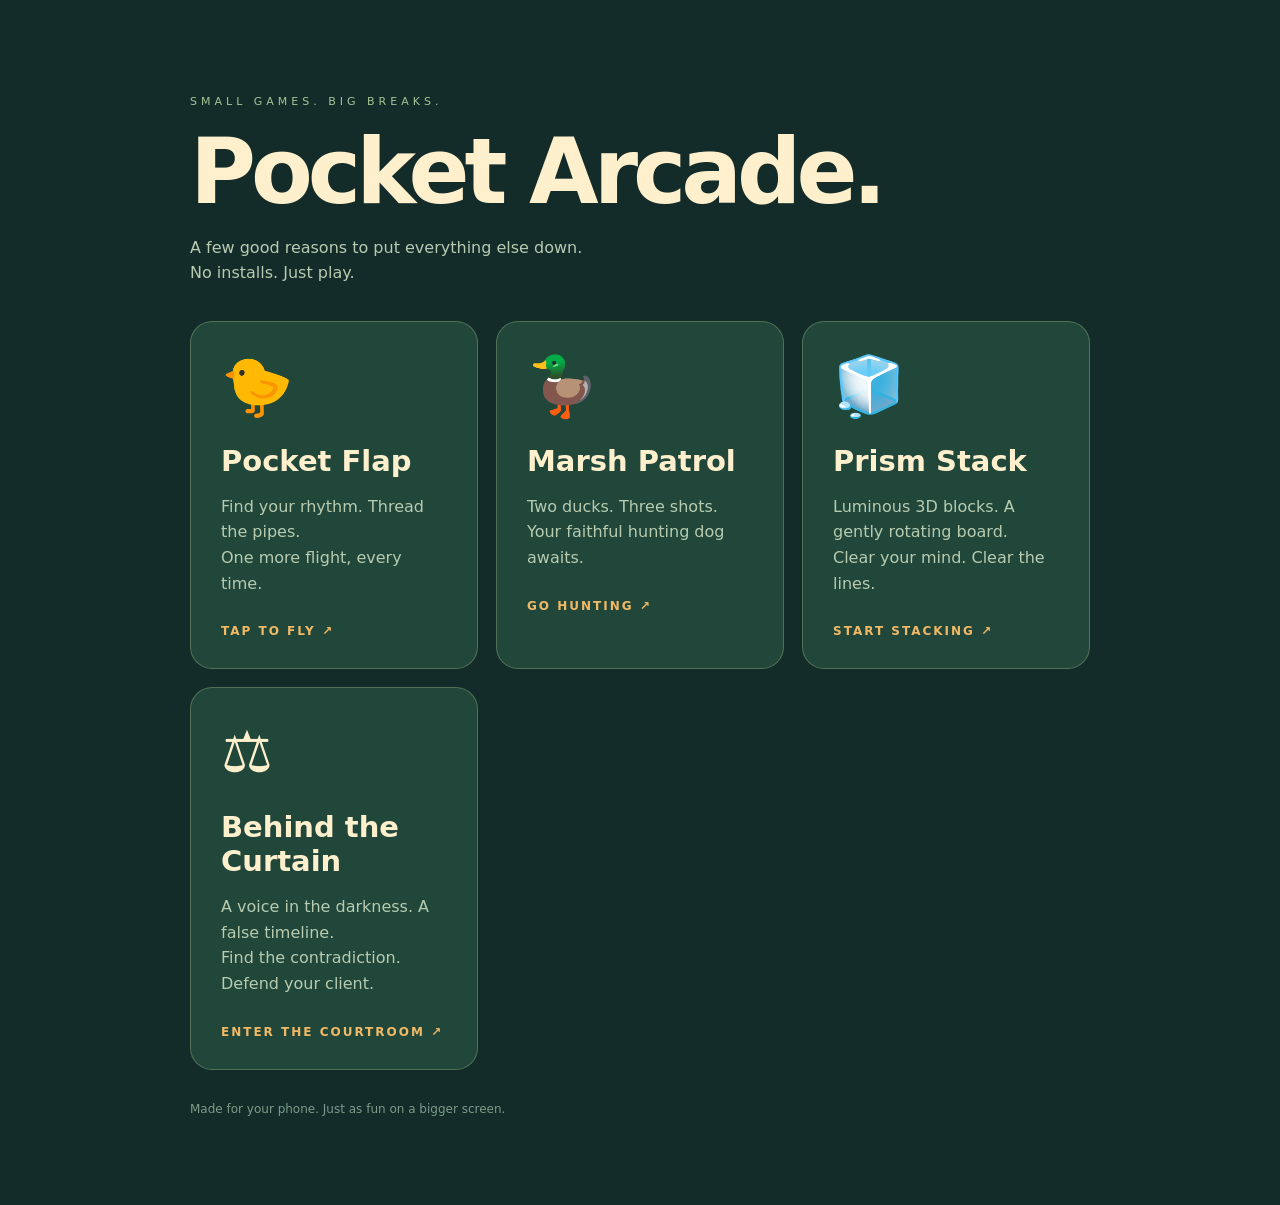
<file: index.html>
<!doctype html><html lang="en"><meta charset="utf-8"><meta name="viewport" content="width=device-width,initial-scale=1"><title>Pocket Arcade</title><style>*{box-sizing:border-box}body{margin:0;background:#132c2a;color:#fff0cd;font-family:system-ui,sans-serif;min-height:100dvh;padding:clamp(24px,7vw,90px);display:grid;align-content:center}main{max-width:900px;width:100%;margin:auto}small{color:#a5c494;letter-spacing:4px;font-size:11px}h1{font-size:clamp(48px,10vw,90px);letter-spacing:-5px;line-height:1;margin:18px 0}p{color:#b7cbb0;line-height:1.6}section{display:grid;grid-template-columns:repeat(auto-fit,minmax(240px,1fr));gap:18px;margin-top:35px}a{display:block;text-decoration:none;color:inherit;border:1px solid #b4c68d55;background:#21473b;border-radius:22px;padding:30px;transition:transform .15s}a:hover{transform:translateY(-5px);background:#2a5544}i{font-style:normal;font-size:58px}h2{font-size:29px;margin-bottom:8px}b{display:block;color:#f1b966;margin-top:28px;font-size:12px;letter-spacing:2px}footer{margin-top:32px;color:#7b9d88;font-size:12px}</style><main><small>SMALL GAMES. BIG BREAKS.</small><h1>Pocket Arcade.</h1><p>A few good reasons to put everything else down.<br>No installs. Just play.</p><section><a href="./pocket-flap/"><i>🐤</i><h2>Pocket Flap</h2><p>Find your rhythm. Thread the pipes.<br>One more flight, every time.</p><b>TAP TO FLY ↗</b></a><a href="./duck-hunt/"><i>🦆</i><h2>Marsh Patrol</h2><p>Two ducks. Three shots.<br>Your faithful hunting dog awaits.</p><b>GO HUNTING ↗</b></a><a href="./tetris/"><i>🧊</i><h2>Prism Stack</h2><p>Luminous 3D blocks. A gently rotating board.<br>Clear your mind. Clear the lines.</p><b>START STACKING ↗</b></a><a href="./attorney/"><i>⚖️</i><h2>Behind the Curtain</h2><p>A voice in the darkness. A false timeline.<br>Find the contradiction. Defend your client.</p><b>ENTER THE COURTROOM ↗</b></a></section><footer>Made for your phone. Just as fun on a bigger screen.</footer></main></html>
</file>
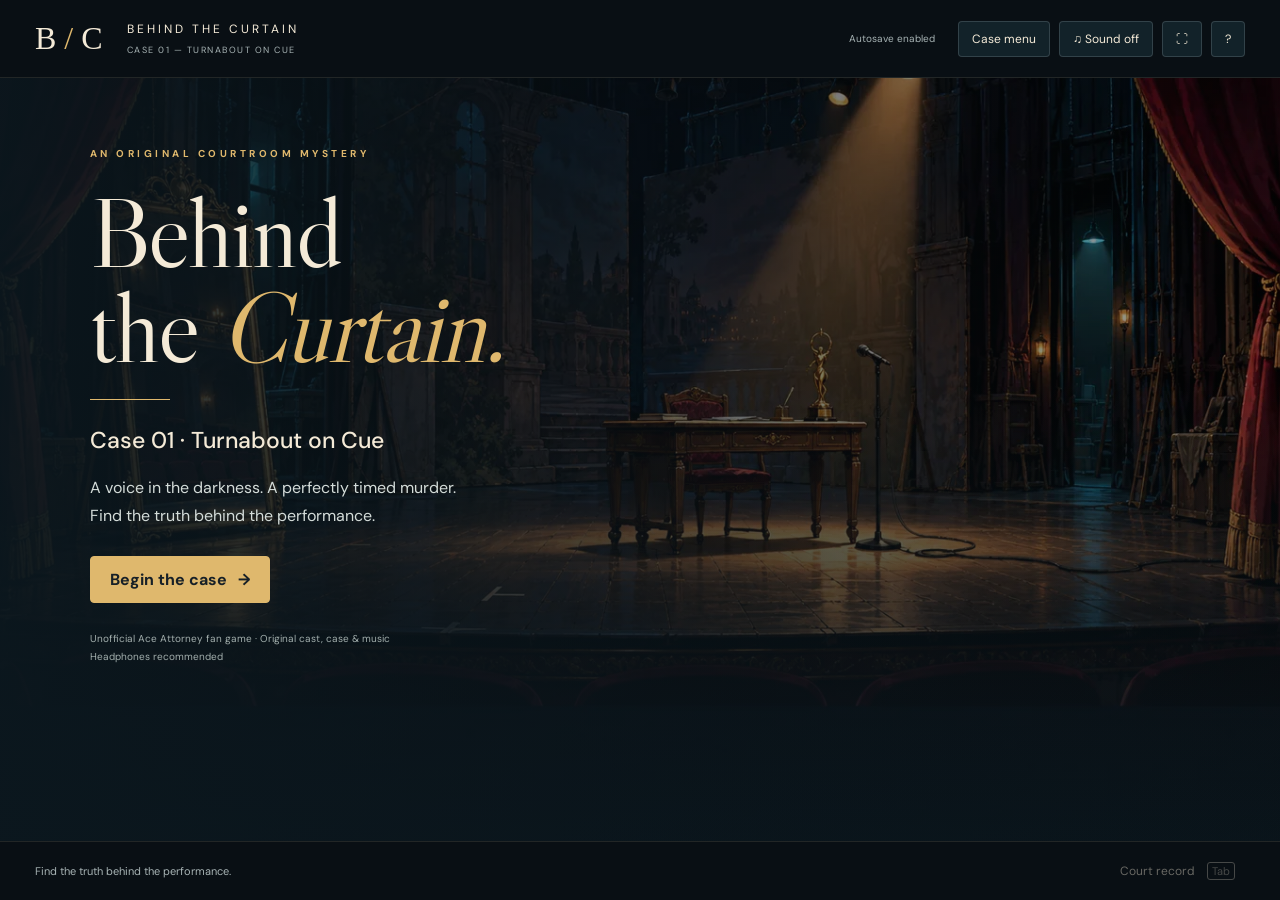
<file: attorney/index.html>
<!doctype html>
<html lang="en"><head><meta charset="utf-8"><meta name="viewport" content="width=device-width,initial-scale=1"><title>Behind the Curtain • Turnabout on Cue</title><link rel="stylesheet" href="style.css?v=17"></head>
<body><div id="app">
<header><a href="../" class="brand">B<span> / </span>C</a><div class="heading">BEHIND THE CURTAIN<small id="chapter">CASE 01 — TURNABOUT ON CUE</small></div><div class="top-actions"><span id="saveStatus">Autosave enabled</span><button id="caseMenu" aria-label="Return to case menu">Case menu</button><button id="music" aria-label="Toggle music">♫ Sound off</button><button id="fullscreen" aria-label="Toggle fullscreen">⛶</button><button id="help">?</button></div></header>
<main id="game"><div id="backdrop"></div><div class="shade"></div>
<section id="title"><div class="eyebrow">AN ORIGINAL COURTROOM MYSTERY</div><h1>Behind<br>the <em>Curtain.</em></h1><div class="rule"></div><h2>Case 01 · Turnabout on Cue</h2><p>A voice in the darkness. A perfectly timed murder.<br>Find the truth behind the performance.</p><div class="title-actions"><button id="start" class="primary">Begin the case <span>→</span></button><button id="resume" hidden>Continue</button></div><small>Unofficial Ace Attorney fan game · Original cast, case & music<br>Headphones recommended</small></section>
<section id="notesScreen" hidden aria-labelledby="notesTitle"><div class="notes-heading"><div><div class="eyebrow">CASE NOTES</div><h2 id="notesTitle" tabindex="-1"></h2></div><button id="notesBack">← Return to investigation</button></div><nav id="extraTabs" class="extra-tabs" aria-label="Investigation locations"></nav><p class="extra-intro">Examine your surroundings and hear each person’s account.</p><div id="interviewPeople" class="interview-people"></div><div id="extraLayout"><div id="extraMap" class="extra-map"></div><div id="extraList" class="extra-list"></div></div></section>
<div id="location" hidden></div><div id="portrait" hidden role="img"></div>
<section id="investigate" hidden><div class="eyebrow">THEATRE ROYAL · INVESTIGATION</div><h2>Every room<br>has a story.</h2><p>Walk the stage, examine the sound booth, and hear the accounts of the people who were here.</p><div class="investigation-actions"><button id="exploreStage">Examine the theatre stage ↗</button><button id="exploreBooth">Examine the sound booth ↗</button><button id="talkPeople">Interview the people involved ↗</button></div><button id="toCourt" class="primary">Head to the hearing →</button></section><aside id="explorePrompt" hidden></aside><div id="testimonyBadge" hidden><span>CROSS-EXAMINATION</span><strong id="testimonyTitle"></strong><small id="statementCount"></small></div>
<div id="credibility" hidden aria-label="Credibility"></div>
<section id="dialogue" hidden><div class="dialogue-top"><strong id="speaker"></strong><span id="role"></span><button id="history" aria-label="Read dialogue history">Transcript</button></div><p id="line" aria-live="polite"></p><div id="dialogueFooter"><span id="hint"></span><button id="leaveAside" hidden>Return to exploration</button><button id="next">Continue <kbd>↵</kbd></button></div></section>
<nav id="crossControls" hidden><button id="prev">← Previous</button><button id="press">Press <kbd>P</kbd></button><button id="present" class="primary">Present evidence <kbd>E</kbd></button><button id="forward">Next →</button></nav>
<div id="duckReveal" hidden aria-hidden="true"><div class="cosmic-ring"></div><span class="cosmic-duck">🦆</span><span class="duck-seal">SUPREME COURT OF THE POND</span></div><div id="burst" aria-hidden="true">OBJECTION!</div>
<section id="intermission" hidden><div class="eyebrow">END OF DAY 1</div><h1>Court<br>adjourned.</h1><p>A confession. A night to wait.<br>The hearing resumes tomorrow morning.</p><button id="nextDay" class="primary">Begin Day 2 →</button><p class="day-save-note">Progress saved. You can return tomorrow.</p></section>
<section id="ending" hidden><div class="eyebrow">CASE CLOSED</div><h1>Not guilty.</h1><p>The truth finally has the stage.</p><p id="endingText"></p><button id="rewindAlternate" hidden>Rewind the last question ↶</button><button id="restart" class="primary">Return to title →</button></section>
</main><footer><span id="objective">Find the truth behind the performance.</span><div class="footer-buttons"><button id="extras" hidden>Explore &amp; talk</button><button id="record">Court record <kbd>Tab</kbd></button></div></footer>
</div>
<dialog id="modal"><div class="modal-header"><div><small id="modalKicker">CASE 01</small><h2 id="modalTitle">Court record</h2></div><button id="close" aria-label="Close dialog">✕</button></div><div id="modalBody"></div></dialog>
<script src="assets/courtroom.js"></script><script src="assets/stage.js"></script><script src="assets/booth.js"></script><script src="assets/defense.js"></script><script src="assets/court.js"></script><script src="assets/theatre.js"></script><script src="assets/evidence.js"></script><script src="assets/expressions.js"></script><script src="extras.js?v=17"></script><script src="game.js?v=17"></script>
</body></html>
</file>
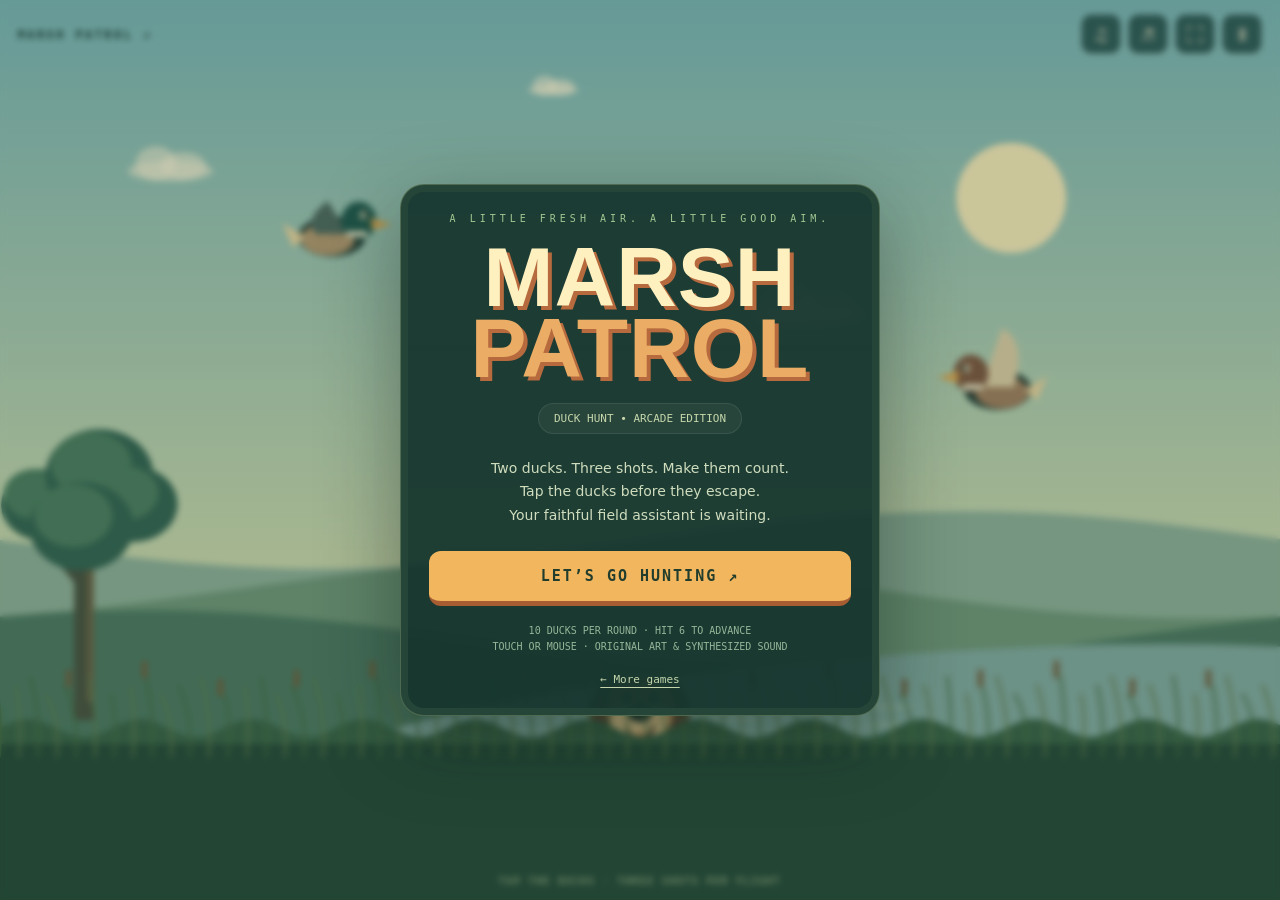
<file: duck-hunt/index.html>
<!doctype html>
<html lang="en"><head><meta charset="utf-8"><meta name="viewport" content="width=device-width,initial-scale=1,viewport-fit=cover"><meta name="theme-color" content="#152d29"><meta name="description" content="Marsh Patrol: a pocket-sized duck-shooting arcade. Tap, aim, and make your three shots count."><title>Marsh Patrol · Duck Hunt</title><style>
*{box-sizing:border-box}html,body{margin:0;width:100%;height:100%;overflow:hidden;overscroll-behavior:none}body{background:#152d29;color:#fff4d3;font-family:ui-monospace,SFMono-Regular,Consolas,monospace;touch-action:auto;user-select:none;-webkit-user-select:none}#game{position:fixed;inset:0;width:100%;height:100%;cursor:crosshair;touch-action:none}button,a{-webkit-tap-highlight-color:transparent}button{cursor:pointer;font:inherit;color:inherit}header{position:fixed;z-index:3;top:max(14px,env(safe-area-inset-top));left:18px;right:18px;display:flex;justify-content:space-between;align-items:center;gap:12px;pointer-events:none}.brand{font-size:11px;letter-spacing:3px;font-weight:900;text-shadow:0 2px #0004;color:#183c32}.tools{display:flex;gap:7px;pointer-events:auto}.tool{width:40px;height:40px;border:1px solid #fff5;background:#153c36bb;border-radius:10px;font-size:18px;backdrop-filter:blur(8px)}.tool:hover{background:#275c4d}button:focus-visible,a:focus-visible{outline:3px solid #ffc568;outline-offset:4px}.overlay{position:fixed;inset:0;z-index:4;display:grid;place-items:center;padding:22px;background:#132d2938;backdrop-filter:blur(3px)}.hidden{display:none!important}.panel{width:min(100%,480px);padding:32px 28px;text-align:center;background:#16362ef0;border:1px solid #b9cb8d55;box-shadow:0 24px 80px #08191466,inset 0 0 0 7px #244537;border-radius:24px}.eyebrow{font-size:10px;letter-spacing:4px;color:#a3c893;margin:0 0 18px}.panel h1{font-family:Impact,'Arial Black',sans-serif;font-size:clamp(54px,11vw,84px);font-weight:900;line-height:.85;letter-spacing:1px;color:#fff0bf;margin:0;text-shadow:4px 4px #b66a3e}.panel h1 span{color:#ebad65}.description{font:14px/1.7 system-ui,sans-serif;color:#cfddbe;margin:23px 0}.badge{display:inline-block;background:#ffffff0c;border:1px solid #ffffff15;border-radius:20px;padding:8px 15px;margin-top:18px;font-size:11px;color:#c6d7aa}.play{display:block;width:100%;margin-top:23px;border:0;border-bottom:5px solid #a75c32;background:#f2b65f;color:#223d2c;border-radius:12px;padding:16px 18px;font-weight:900;letter-spacing:2px;font-size:15px}.play:active{transform:translateY(3px);border-bottom-width:2px}.small{font-size:10px;line-height:1.6;color:#97b69a;margin:17px 0 0}.back{color:#c5d6ac;font-size:11px;display:inline-block;margin-top:18px;text-underline-offset:4px}.stats{display:flex;gap:10px;justify-content:center;margin:24px 0 8px}.stat{flex:1;background:#091e2066;border-radius:12px;padding:15px 8px}.stat span{display:block;font-size:9px;letter-spacing:2px;color:#aac398;margin-bottom:8px}.stat strong{font-size:27px;color:#ffe0a0}.result-title{font-size:48px!important;line-height:1!important}#toast{position:fixed;z-index:8;bottom:110px;left:50%;transform:translateX(-50%);width:max-content;max-width:88%;border-radius:10px;padding:12px 17px;background:#102c29ef;color:#fff0c6;font:13px/1.4 system-ui;text-align:center;pointer-events:none}#help{position:fixed;bottom:max(14px,env(safe-area-inset-bottom));left:0;right:0;text-align:center;font-size:9px;letter-spacing:2px;color:#d5dfaa;pointer-events:none;z-index:2}@media(max-height:560px){.panel{padding:23px;max-width:560px}.panel h1{font-size:55px}.eyebrow{margin-bottom:12px}.description{margin:15px 0}.badge,.small{display:none}.play{margin-top:16px;padding:12px}.stats{margin:14px 0}.stat{padding:10px}.back{margin-top:12px}}

/* Keep every dialog inside the usable viewport; long scores may wrap. */
.overlay{height:100dvh;padding:max(12px,env(safe-area-inset-top)) max(12px,env(safe-area-inset-right)) max(12px,env(safe-area-inset-bottom)) max(12px,env(safe-area-inset-left));display:flex;align-items:center;justify-content:center;overflow:hidden;touch-action:pan-y}
.panel{min-width:0;min-height:0;max-height:100%;overflow-y:auto;overflow-x:hidden;overscroll-behavior:contain;touch-action:pan-y;scrollbar-width:thin;padding:clamp(18px,5vw,28px)}
.stats{display:grid;grid-template-columns:repeat(3,minmax(0,1fr));gap:7px}
.stat{min-width:0;padding:12px 5px}
.stat strong{display:block;font-size:clamp(16px,5.2vw,27px);overflow-wrap:anywhere}
.result-title{font-size:clamp(28px,8vw,48px)!important;overflow-wrap:anywhere}
.panel .eyebrow,.panel .description,.panel .play{overflow-wrap:anywhere}
@media(max-height:440px){.panel{padding:16px 20px}.result-title{font-size:30px!important}.description{font-size:12px;line-height:1.4;margin:10px 0}.stats{margin:12px 0}.stat{padding:8px 5px}.play{margin-top:12px}.eyebrow{margin-bottom:10px}}
@media(max-width:380px){.brand{font-size:9px;letter-spacing:1px}.tools{gap:5px}.tool{width:36px;height:38px}header{left:12px;right:12px}}</style></head><body>
<canvas id="game" aria-label="Duck shooting game. Tap or click a flying duck to shoot." role="img"></canvas>
<header><div class="brand">MARSH PATROL ↗</div><div class="tools"><button id="sound" class="tool" aria-label="Mute sound" aria-pressed="true" title="Sound">♫</button><button id="music" class="tool" aria-label="Turn music off" aria-pressed="true" title="Music">♬</button><button id="full" class="tool" aria-label="Enter fullscreen" title="Fullscreen">⛶</button><button id="pause" class="tool" aria-label="Pause game" title="Pause">Ⅱ</button></div></header>
<section id="menu" class="overlay"><div class="panel"><p class="eyebrow">A LITTLE FRESH AIR. A LITTLE GOOD AIM.</p><h1>MARSH<br><span>PATROL</span></h1><div class="badge">DUCK HUNT • ARCADE EDITION</div><p class="description">Two ducks. Three shots. Make them count.<br>Tap the ducks before they escape.<br>Your faithful field assistant is waiting.</p><button id="start" class="play">LET’S GO HUNTING ↗</button><p class="small">10 DUCKS PER ROUND · HIT 6 TO ADVANCE<br>TOUCH OR MOUSE · ORIGINAL ART & SYNTHESIZED SOUND</p><a class="back" href="../">← More games</a></div></section>
<section id="result" class="overlay hidden"><div class="panel"><p class="eyebrow" id="resultLabel">FIELD REPORT</p><h1 class="result-title" id="resultTitle">Nice shooting.</h1><div class="stats"><div class="stat"><span>SCORE</span><strong id="finalScore">0</strong></div><div class="stat"><span>DUCKS</span><strong id="finalHits">0/10</strong></div><div class="stat"><span>BEST</span><strong id="finalBest">0</strong></div></div><p class="description" id="resultText"></p><button id="next" class="play">NEXT ROUND ↗</button><a class="back" href="../">← More games</a></div></section>
<section id="paused" class="overlay hidden"><div class="panel"><p class="eyebrow">TAKE A BREATHER</p><h1 class="result-title">On a break.</h1><p class="description">The ducks can wait.</p><button id="resume" class="play">BACK TO THE MARSH ↗</button></div></section>
<div id="toast" role="status" class="hidden"></div><div id="help">TAP THE DUCKS · THREE SHOTS PER FLIGHT</div>
<script>
(()=>{'use strict';
const $=id=>document.getElementById(id),canvas=$('game'),ctx=canvas.getContext('2d');
let W=innerWidth,H=innerHeight,dpr=1,state='menu',round=1,wave=0,score=0,best=0,hits=0,shots=3,combo=0,ducks=[],particles=[],ripples=[],labels=[],marks=[],timer=0,phase='intro',phaseTime=0,clock=0,last=0,flash=0,shake=0,mouse=null,muted=false,audio=null,paused=false,win=false,toastTimer,roundShots=0,totalHits=0;
try{best=Number(localStorage.getItem('marsh-best'))||0;muted=localStorage.getItem('marsh-muted')==='true'}catch{}
function resize(){const oldW=W,oldH=H;W=innerWidth;H=innerHeight;dpr=Math.min(devicePixelRatio||1,2);canvas.width=Math.round(W*dpr);canvas.height=Math.round(H*dpr);for(const d of ducks){d.x=d.x/oldW*W;d.y=d.y/oldH*H}ctx.setTransform(dpr,0,0,dpr,0,0)}
addEventListener('resize',resize);resize();const ground=()=>H*.78;const unit=()=>Math.max(24,Math.min(43,W*.065));
function unlock(){if(muted)return;try{audio??=new(window.AudioContext||window.webkitAudioContext)();audio.resume().catch(()=>{})}catch{}}
function note(freq,duration=.15,type='square',volume=.035,delay=0,end=freq){if(muted)return;unlock();if(!audio)return;const t=audio.currentTime+delay,o=audio.createOscillator(),g=audio.createGain();o.type=type;o.frequency.setValueAtTime(freq,t);o.frequency.exponentialRampToValueAtTime(Math.max(20,end),t+duration);g.gain.setValueAtTime(volume,t);g.gain.exponentialRampToValueAtTime(.001,t+duration);o.connect(g);g.connect(audio.destination);o.start(t);o.stop(t+duration);o.onended=()=>{o.disconnect();g.disconnect()}}
function sound(name){if(muted)return;unlock();if(!audio)return;if(name==='shot'){const t=audio.currentTime,b=audio.createBuffer(1,Math.ceil(audio.sampleRate*.13),audio.sampleRate),a=b.getChannelData(0);for(let i=0;i<a.length;i++)a[i]=(Math.random()*2-1)*(1-i/a.length);const src=audio.createBufferSource(),f=audio.createBiquadFilter(),g=audio.createGain();src.buffer=b;f.type='lowpass';f.frequency.value=1600;g.gain.setValueAtTime(.2,t);g.gain.exponentialRampToValueAtTime(.001,t+.13);src.connect(f);f.connect(g);g.connect(audio.destination);src.start();src.onended=()=>{src.disconnect();f.disconnect();g.disconnect()};note(110,.14,'triangle',.12,0,40)}else if(name==='hit'){note(700,.1,'square',.035,.08);note(1050,.15,'square',.03,.16)}else if(name==='quack'){note(340,.12,'sawtooth',.018,0,160);note(290,.12,'sawtooth',.015,.15,150)}else if(name==='win'){[523,659,784,1046].forEach((n,i)=>note(n,.2,'square',.035,i*.13))}else if(name==='lose'){[330,294,247,165].forEach((n,i)=>note(n,.22,'triangle',.07,i*.17))}else if(name==='dog'){[0,.16,.32].forEach(t=>note(180,.09,'triangle',.06,t,310))}else if(name==='empty')note(85,.05,'square',.025);}
function soundUI(){$('sound').textContent=muted?'♪̸':'♫';$('sound').setAttribute('aria-label',muted?'Enable sound':'Mute sound');$('sound').setAttribute('aria-pressed',String(!muted))}soundUI();$('sound').onclick=()=>{muted=!muted;soundUI();try{localStorage.setItem('marsh-muted',muted)}catch{}if(!muted)sound('quack');syncMusic()};

let musicEnabled=true,musicTimer=null,musicStep=0,musicNext=0;
const musicVoices=new Set();
try{musicEnabled=localStorage.getItem('marsh-music')!=='false'}catch{}
const melody=[72,76,79,76,74,77,81,77,72,76,79,84,83,79,76,74,69,72,76,72,71,74,77,74,67,71,74,79,77,74,71,67,72,0,79,76,74,0,81,77,76,79,84,79,83,81,79,76,69,72,76,79,77,74,71,67,72,76,79,83,84,79,76,0];
const roots=[48,53,48,55,45,53,55,48];
function musicNote(midi,t,duration,type,volume){
if(!midi||!audio)return;
const o=audio.createOscillator(),g=audio.createGain();
o.type=type;o.frequency.setValueAtTime(440*Math.pow(2,(midi-69)/12),t);
g.gain.setValueAtTime(.0001,t);g.gain.linearRampToValueAtTime(volume,t+.008);g.gain.exponentialRampToValueAtTime(.0001,t+duration);
o.connect(g);g.connect(audio.destination);musicVoices.add(o);
o.onended=()=>{musicVoices.delete(o);o.disconnect();g.disconnect()};
o.start(t);o.stop(t+duration+.02);
}
function stopMusic(){
if(musicTimer!==null){clearInterval(musicTimer);musicTimer=null}
for(const o of musicVoices){try{o.stop()}catch{}o.disconnect()}
musicVoices.clear();
}
function musicPump(){
if(!audio||audio.state!=='running'||muted||!musicEnabled||paused||state!=='playing'||document.hidden)return;
const step=60/Math.min(160,112+(round-1)*8)/2;
if(musicNext<audio.currentTime-.15)musicNext=audio.currentTime+.03;
while(musicNext<audio.currentTime+.12){
const i=musicStep%64,root=roots[Math.floor(i/8)],t=musicNext;
musicNote(melody[i],t,step*.78,'square',.018);
if(i%2===0)musicNote(root+(i%4===2?12:0),t,step*1.5,'triangle',.055);
if(i%4===1){musicNote(root+19,t,step*.6,'triangle',.018);musicNote(root+24,t,step*.6,'triangle',.012)}
if(i%4===0)musicNote(30,t,.07,'sine',.065);
musicNext+=step;musicStep++;
}
}
function syncMusic(reset=false){
stopMusic();if(reset)musicStep=0;
if(muted||!musicEnabled||paused||state!=='playing'||document.hidden)return;
unlock();if(!audio)return;musicNext=audio.currentTime+.04;
musicTimer=setInterval(musicPump,25);musicPump();
}
function musicUI(){$('music').textContent=musicEnabled?'♬':'♬̸';$('music').setAttribute('aria-label',musicEnabled?'Turn music off':'Turn music on');$('music').setAttribute('aria-pressed',String(musicEnabled))}
musicUI();$('music').onclick=()=>{musicEnabled=!musicEnabled;try{localStorage.setItem('marsh-music',String(musicEnabled))}catch{}musicUI();syncMusic();if(musicEnabled&&muted)toast('Music is on. Enable sound with the speaker control to hear it.')};

function toast(text){$('toast').textContent=text;$('toast').classList.remove('hidden');clearTimeout(toastTimer);toastTimer=setTimeout(()=>$('toast').classList.add('hidden'),4000)}
$('full').onclick=async()=>{try{if(document.fullscreenElement)await document.exitFullscreen();else if(document.documentElement.requestFullscreen)await document.documentElement.requestFullscreen();else toast('Fullscreen is unavailable here. Try opening in Chrome or adding to your Home Screen.')}catch{toast('Open the game directly in your browser to use fullscreen.')}};document.addEventListener('fullscreenchange',()=>{$('full').textContent=document.fullscreenElement?'✕':'⛶';$('full').setAttribute('aria-label',document.fullscreenElement?'Exit fullscreen':'Enter fullscreen');resize()});
function setPause(value){if(state!=='playing')return;paused=value;last=0;$('paused').classList.toggle('hidden',!value);syncMusic()}$('pause').onclick=()=>setPause(!paused);$('resume').onclick=()=>setPause(false);document.addEventListener('visibilitychange',()=>{if(document.hidden)setPause(true);last=0});addEventListener('keydown',e=>{if(e.code==='Escape'||e.code==='KeyP')setPause(!paused)});
function start(){unlock();score=0;round=1;totalHits=0;combo=0;beginRound()}function beginRound(){state='playing';paused=false;wave=0;hits=0;marks=[];ducks=[];shots=3;particles=[];ripples=[];labels=[];roundShots=0;phase='intro';phaseTime=1.8;timer=7;$('menu').classList.add('hidden');$('result').classList.add('hidden');$('paused').classList.add('hidden');$('help').style.display='none';sound('win');syncMusic(true)}
$('start').onclick=start;$('next').onclick=()=>{unlock();if(win){round++;beginRound()}else start()};
function flightBounds(){const u=unit();return {left:u*1.5,right:W-u*1.5,top:Math.min(125,H*.3),bottom:Math.max(H*.34,ground()-u*1.1)}}
function flightDifficulty(){
const level=(round-1)*5+Math.max(0,wave-1);
return {speed:Math.min(W*.95,500,161*(1+level*.12)),duration:Math.max(3.2,6.6-level*.3),turnScale:Math.max(.4,1-level*.055),agility:Math.min(4,level*.3)};
}
function chooseFlight(d){
const difficulty=flightDifficulty(),base=difficulty.speed;
const angle=Math.random()*Math.PI*2;
const speed=base*(.72+Math.random()*.7);
d.targetVX=Math.cos(angle)*speed;
d.targetVY=Math.sin(angle)*speed*.85;
d.turnIn=(.38+Math.random()*.85)*difficulty.turnScale;
d.agility=3+Math.random()*3+difficulty.agility;
d.maneuvers++;
}
function steerDuck(d,dt){
d.turnIn-=dt;if(d.turnIn<=0)chooseFlight(d);
const b=flightBounds(),margin=unit()*1.4;
if(d.x<b.left+margin)d.targetVX=Math.max(65,Math.abs(d.targetVX));
else if(d.x>b.right-margin)d.targetVX=-Math.max(65,Math.abs(d.targetVX));
if(d.y<b.top+margin)d.targetVY=Math.max(60,Math.abs(d.targetVY));
else if(d.y>b.bottom-margin)d.targetVY=-Math.max(60,Math.abs(d.targetVY));
const blend=1-Math.exp(-d.agility*dt);
d.vx+=(d.targetVX-d.vx)*blend;d.vy+=(d.targetVY-d.vy)*blend;
if(d.x<b.left){d.x=b.left;d.vx=Math.abs(d.vx)}
if(d.x>b.right){d.x=b.right;d.vx=-Math.abs(d.vx)}
if(d.y<b.top){d.y=b.top;d.vy=Math.abs(d.vy)}
if(d.y>b.bottom){d.y=b.bottom;d.vy=-Math.abs(d.vy)}
}
function launch(){wave++;shots=3;phase='flight';timer=flightDifficulty().duration;ducks=[];const b=flightBounds();for(let i=0;i<2;i++){
const x=b.left+(b.right-b.left)*(i*.5+.08+Math.random()*.34);
const d={x,y:b.bottom-Math.random()*Math.min(50,H*.08),vx:(Math.random()-.5)*130,vy:-(100+Math.random()*90),t:Math.random()*5,alive:true,fall:false,escaped:false,age:0,variant:i,rot:0,maneuvers:0};
chooseFlight(d);d.targetVY=-Math.abs(d.targetVY)-60;d.turnIn=(.35+Math.random()*.55)*flightDifficulty().turnScale;ducks.push(d)}sound('quack')}
function finishWave(){if(phase!=='flight')return;phase='retrieve';phaseTime=1.7;const caught=ducks.filter(d=>d.fall).length;if(caught===0){combo=0;sound('dog')}for(const d of ducks)marks.push(d.fall);if(caught===2&&shots>0){const bonus=shots*100;score+=bonus;labels.push({x:W/2,y:H*.44,text:'CLEAN SWEEP +'+bonus,life:1.5,color:'#ffe295'})}}
function finishRound(){win=hits>=6;state='result';stopMusic();best=Math.max(best,score);try{localStorage.setItem('marsh-best',best)}catch{}$('finalScore').textContent=score.toLocaleString();$('finalHits').textContent=hits+'/10';$('finalBest').textContent=best.toLocaleString();$('resultLabel').textContent='ROUND '+round+' · FIELD REPORT';$('resultTitle').textContent=win?(hits===10?'Perfect flight.':'Sharp shooting.'):'They got away.';$('resultText').textContent=win?'The next flock is faster. Ready for another round?':'You need 6 ducks to advance. Take your time and lead the target.';$('next').textContent=win?'NEXT ROUND ↗':'TRY AGAIN ↗';$('result').classList.remove('hidden');sound(win?'win':'lose')}
function shoot(x,y){if(state!=='playing'||paused||phase!=='flight')return;unlock();if(shots<=0){sound('empty');return}shots--;roundShots++;flash=.065;shake=5;sound('shot');ripples.push({x,y,t:.3,hit:false});const u=unit();const target=ducks.filter(d=>d.alive&&!d.escaped).sort((a,b)=>Math.hypot(a.x-x,a.y-y)-Math.hypot(b.x-x,b.y-y)).find(d=>Math.hypot((d.x-x)/1.25,d.y-y)<u*1.13);if(target){target.alive=false;target.fall=true;target.vy=40;hits++;totalHits++;combo++;const points=400+Math.min(combo-1,5)*100+round*50;score+=points;ripples[ripples.length-1].hit=true;labels.push({x:target.x,y:target.y-u,text:'+'+points,life:1.1,color:'#fff0a8'});for(let i=0;i<14;i++)particles.push({x:target.x,y:target.y,vx:(Math.random()-.5)*220,vy:(Math.random()-.8)*200,life:.4+Math.random()*.5,color:i%2?'#fff0bf':'#df9d51'});sound('hit')}else combo=0;if(shots===0)timer=Math.min(timer,.5)}
canvas.addEventListener('pointerdown',e=>{e.preventDefault();if(e.isPrimary===false)return;const r=canvas.getBoundingClientRect();shoot((e.clientX-r.left)*W/r.width,(e.clientY-r.top)*H/r.height)});canvas.addEventListener('pointermove',e=>{if(e.pointerType==='mouse')mouse={x:e.clientX,y:e.clientY}});canvas.addEventListener('pointerleave',()=>mouse=null);
function ellipse(x,y,rx,ry,color){ctx.fillStyle=color;ctx.beginPath();ctx.ellipse(x,y,Math.max(.1,rx),Math.max(.1,ry),0,0,Math.PI*2);ctx.fill()}function rect(x,y,w,h,color){ctx.fillStyle=color;ctx.fillRect(x,y,w,h)}function text(s,x,y,size,color='#fff0c9',align='center'){ctx.font='900 '+size+'px ui-monospace,monospace';ctx.fillStyle=color;ctx.textAlign=align;ctx.fillText(s,x,y)}function roundRect(x,y,w,h,r,color){ctx.fillStyle=color;ctx.beginPath();ctx.roundRect(x,y,w,h,r);ctx.fill()}
function cloud(x,y,s){ellipse(x,y,50*s,12*s,'#fff6d58c');ellipse(x-17*s,y-9*s,24*s,20*s,'#fff6d58c');ellipse(x+15*s,y-6*s,27*s,16*s,'#fff6d58c')}
function scene(){let g=ctx.createLinearGradient(0,0,0,H);g.addColorStop(0,'#7eb9b7');g.addColorStop(.65,'#d4dfae');g.addColorStop(1,'#e9d99d');ctx.fillStyle=g;ctx.fillRect(0,0,W,H);ellipse(W*.79,H*.22,Math.min(W*.08,55),Math.min(W*.08,55),'#fff0ba');cloud(((clock*7+W*.2)%(W+180))-90,H*.19,.85);cloud(((clock*4+W*.7)%(W+180))-90,H*.35,1.2);cloud(((clock*5+W*.5)%(W+180))-90,H*.1,.5);for(let layer=0;layer<3;layer++){ctx.fillStyle=['#93b49a','#749b79','#507c62'][layer];ctx.beginPath();ctx.moveTo(0,H);for(let x=0;x<=W+20;x+=20)ctx.lineTo(x,H*(.60+layer*.055)+Math.sin(x/(W*.16)+layer*2)*H*.032);ctx.lineTo(W,H);ctx.fill()}ctx.fillStyle='#86ada0';ctx.beginPath();ctx.ellipse(W*.68,ground()+18,W*.42,H*.07,-.08,0,Math.PI*2);ctx.fill();for(let i=0;i<9;i++)rect(W*.44+(i%3)*W*.12+Math.sin(clock+i)*5,ground()-8+i*6,30+i*5,2,'#c5d8b080');tree();}
function tree(){const x=W*.065,y=ground(),s=Math.min(W/700,.9);ctx.save();ctx.translate(x,y);ctx.scale(s,s);rect(-10,-210,22,230,'#4c5540');rect(4,-180,8,180,'#6e6846');ctx.strokeStyle='#4c5540';ctx.lineWidth=12;ctx.beginPath();ctx.moveTo(0,-130);ctx.lineTo(-45,-185);ctx.moveTo(6,-170);ctx.lineTo(51,-218);ctx.stroke();for(const [x,y,r]of [[-44,-219,47],[18,-252,60],[55,-220,50],[-2,-195,58]]){ellipse(x,y,r,r*.85,'#366752');ellipse(x-9,y-12,r*.75,r*.6,'#4f8160')}ctx.restore()}
function foreground(){const gy=ground();ctx.fillStyle='#3c6647';ctx.beginPath();ctx.moveTo(0,H);ctx.lineTo(0,gy+27);for(let x=0;x<=W+10;x+=8)ctx.lineTo(x,gy+26+Math.sin(x*2.3)*9);ctx.lineTo(W,H);ctx.fill();rect(0,gy+42,W,H-gy,'#284d38');for(let i=0;i<Math.ceil(W/18);i++){let x=i*19;ctx.strokeStyle=i%2?'#63804b':'#486e40';ctx.lineWidth=2;ctx.beginPath();ctx.moveTo(x,gy+55);ctx.quadraticCurveTo(x+3,gy+14,x+Math.sin(clock*2+i)*5-7,gy-8-(i%3)*9);ctx.stroke();if(i%4===0){rect(x-10,gy-23-(i%3)*9,5,17,'#75603b')}}}
function duck(d){const u=unit(),dir=d.vx<0?-1:1;ctx.save();ctx.translate(d.x,d.y);if(d.fall)ctx.rotate(d.rot);ctx.scale(dir*u/32,u/32);const wing=Math.sin(clock*19+d.t)*17;ellipse(0,2,25,15,'#263f36');ellipse(-3,4,20,12,d.variant?'#a7835f':'#ba9d70');ctx.fillStyle='#f0d9a0';ctx.beginPath();ctx.moveTo(-20,2);ctx.lineTo(-37,-8);ctx.lineTo(-29,10);ctx.fill();ctx.fillStyle=d.variant?'#e5d3a6':'#536d60';ctx.beginPath();ctx.moveTo(-12,0);ctx.quadraticCurveTo(-22,-18-wing,-3,-30-wing*.8);ctx.lineTo(12,0);ctx.fill();ellipse(20,-10,13,14,d.variant?'#835b40':'#235c4e');rect(11,-2,15,4,'#f7efce');ctx.fillStyle='#e5ac50';ctx.beginPath();ctx.moveTo(29,-12);ctx.lineTo(45,-7);ctx.lineTo(30,-3);ctx.fill();ellipse(24,-14,3,3,'#fff5ce');ellipse(25,-14,1.7,2,'#203a32');if(d.fall){ctx.strokeStyle='#fff4dc';ctx.lineWidth=2;ctx.beginPath();ctx.moveTo(21,-17);ctx.lineTo(27,-11);ctx.moveTo(27,-17);ctx.lineTo(21,-11);ctx.stroke()}ctx.restore()}
function dog(){let mode=state==='playing'?phase:'idle';if(mode==='flight')return;const s=Math.max(.65,Math.min(1.1,W/600)),x=W*.5,y=ground()+30+Math.sin(clock*4)*2;ctx.save();ctx.translate(x,y);ctx.scale(s,s);if(mode==='retrieve'){const rise=Math.min(1,(1.7-phaseTime)*5);ctx.translate(0,(1-rise)*100)}ellipse(0,30,42,48,'#a77342');ellipse(0,30,26,34,'#d2ad6c');ellipse(-28,-18,17,29,'#634b35');ellipse(28,-18,17,29,'#634b35');ellipse(0,-21,31,31,'#b7844c');ellipse(-10,-12,17,14,'#e6c68b');ellipse(10,-12,17,14,'#e6c68b');ellipse(0,-18,11,8,'#263b32');ellipse(-12,-32,4,6,'#202f28');ellipse(12,-32,4,6,'#202f28');if(mode==='retrieve'&&ducks.every(d=>!d.fall)){ellipse(0,3,12,8,'#503b2a');ellipse(1,7,7,5,'#d6896b');text('HEH HEH',0,-70,14,'#fff0bc')}else{ctx.strokeStyle='#473e2b';ctx.lineWidth=3;ctx.beginPath();ctx.arc(0,-7,12,0,Math.PI);ctx.stroke();if(mode==='retrieve'){text(ducks.every(d=>d.fall)?'GOOD SHOOTING!':'GOT ONE!',0,-70,13,'#fff0bc');ellipse(-36,6,12,20,'#c99a59');ellipse(36,6,12,20,'#c99a59')}}ctx.restore()}
function hud(){const y=H-80,wide=W>540;roundRect(12,y,W-24,62,13,'#102e28e8');text('R'+String(round).padStart(2,'0'),28,y+23,13,'#a9c789','left');text(String(score).padStart(6,'0'),28,y+45,20,'#ffe3a0','left');const mx=wide?W*.43:W*.49;const step=wide?23:17;for(let i=0;i<10;i++){const x=mx+(i-4.5)*step;ellipse(x,y+24,6,6,i<marks.length?(marks[i]?'#f3be66':'#804e3e'):'#345d49')}text('HIT '+hits+'/10  ·  NEED 6',mx,y+47,wide?11:9,'#b5c99c');const sx=W-31;for(let i=0;i<3;i++){roundRect(sx-i*16-8,y+14,9,23,2,i<shots?'#f3c36b':'#355345');rect(sx-i*16-8,y+32,9,5,i<shots?'#d48049':'#355345')}text('SHOTS',sx-17,y+49,9,'#b5c99c');if(phase==='flight'){const max=flightDifficulty().duration;roundRect(W*.25,80,W*.5,5,3,'#244a3740');roundRect(W*.25,80,W*.5*Math.max(0,timer/max),5,3,timer<2?'#d66c48':'#fff0b4');text('FLIGHT '+wave+' / 5',W/2,73,10,'#2f5944')}}
function banner(title,sub){const width=Math.min(W-32,370);roundRect((W-width)/2,H*.35,width,91,14,'#183c32e8');text(title,W/2,H*.35+38,Math.min(28,W*.065),'#ffe2a0');text(sub,W/2,H*.35+65,11,'#bdcda4')}
function update(dt){clock+=dt;if(state==='playing'&&!paused){phaseTime-=dt;if(phase==='intro'&&phaseTime<=0)launch();if(phase==='retrieve'){for(const d of ducks)if(d.fall){d.vy+=600*dt;d.y+=d.vy*dt;d.rot+=dt*4}}if(phase==='retrieve'&&phaseTime<=0){if(wave>=5)finishRound();else launch()}if(phase==='flight'){timer-=dt;for(const d of ducks){d.age+=dt;if(d.alive){if(timer<=0){d.escaped=true;d.vy=-270;d.vx*=.98}else{steerDuck(d,dt)}d.x+=d.vx*dt;d.y+=d.vy*dt}else if(d.fall){d.vy+=600*dt;d.y+=d.vy*dt;d.rot+=dt*4}}if(ducks.every(d=>!d.alive)||timer< -1.1)finishWave()}}for(const p of particles){p.life-=dt;p.x+=p.vx*dt;p.y+=p.vy*dt;p.vy+=220*dt}particles=particles.filter(p=>p.life>0);for(const r of ripples)r.t-=dt;ripples=ripples.filter(r=>r.t>0);for(const l of labels){l.life-=dt;l.y-=dt*30}labels=labels.filter(l=>l.life>0);flash=Math.max(0,flash-dt);shake=Math.max(0,shake-dt*35)}
function draw(){ctx.setTransform(dpr,0,0,dpr,0,0);ctx.save();if(shake)ctx.translate((Math.random()-.5)*shake,(Math.random()-.5)*shake);scene();if(state==='menu'){duck({x:W*.25+Math.sin(clock)*20,y:H*.26,t:0,vx:1,variant:0});duck({x:W*.77+Math.sin(clock*.8)*25,y:H*.43,t:2,vx:-1,variant:1})}for(const d of ducks)if(d.y<ground()+50)duck(d);for(const p of particles){ctx.globalAlpha=Math.min(1,p.life*2);rect(p.x,p.y,5,3,p.color)}ctx.globalAlpha=1;dog();foreground();if(state==='playing'||state==='result')hud();for(const r of ripples){ctx.strokeStyle=r.hit?'#fff0ad':'#fff8df';ctx.globalAlpha=r.t/.3;ctx.lineWidth=2;ctx.beginPath();ctx.arc(r.x,r.y,9+(1-r.t/.3)*28,0,Math.PI*2);ctx.stroke();ctx.beginPath();ctx.moveTo(r.x-13,r.y);ctx.lineTo(r.x+13,r.y);ctx.moveTo(r.x,r.y-13);ctx.lineTo(r.x,r.y+13);ctx.stroke()}ctx.globalAlpha=1;for(const l of labels){ctx.globalAlpha=Math.min(1,l.life*2);text(l.text,l.x,l.y,16,l.color)}ctx.globalAlpha=1;if(state==='playing'){if(phase==='intro')banner('ROUND '+round,'HIT 6 OF 10 DUCKS TO ADVANCE');else if(phase==='flight'&&timer<=0&&ducks.some(d=>d.alive))banner('FLY AWAY','THEY’LL BE BACK.');if(mouse&&!paused&&phase==='flight'){ctx.strokeStyle='#fffce0aa';ctx.lineWidth=1;ctx.beginPath();ctx.arc(mouse.x,mouse.y,17,0,Math.PI*2);ctx.moveTo(mouse.x-23,mouse.y);ctx.lineTo(mouse.x-10,mouse.y);ctx.moveTo(mouse.x+10,mouse.y);ctx.lineTo(mouse.x+23,mouse.y);ctx.moveTo(mouse.x,mouse.y-23);ctx.lineTo(mouse.x,mouse.y-10);ctx.moveTo(mouse.x,mouse.y+10);ctx.lineTo(mouse.x,mouse.y+23);ctx.stroke()}}if(flash){ctx.globalAlpha=flash/.065*.27;rect(0,0,W,H,'#fff5d8');ctx.globalAlpha=1}ctx.restore()}
function frame(now){const dt=last?Math.min((now-last)/1000,.04):0;last=now;if(!paused&&!document.hidden)update(dt);draw();requestAnimationFrame(frame)}requestAnimationFrame(frame);
})();
</script></body></html>
</file>
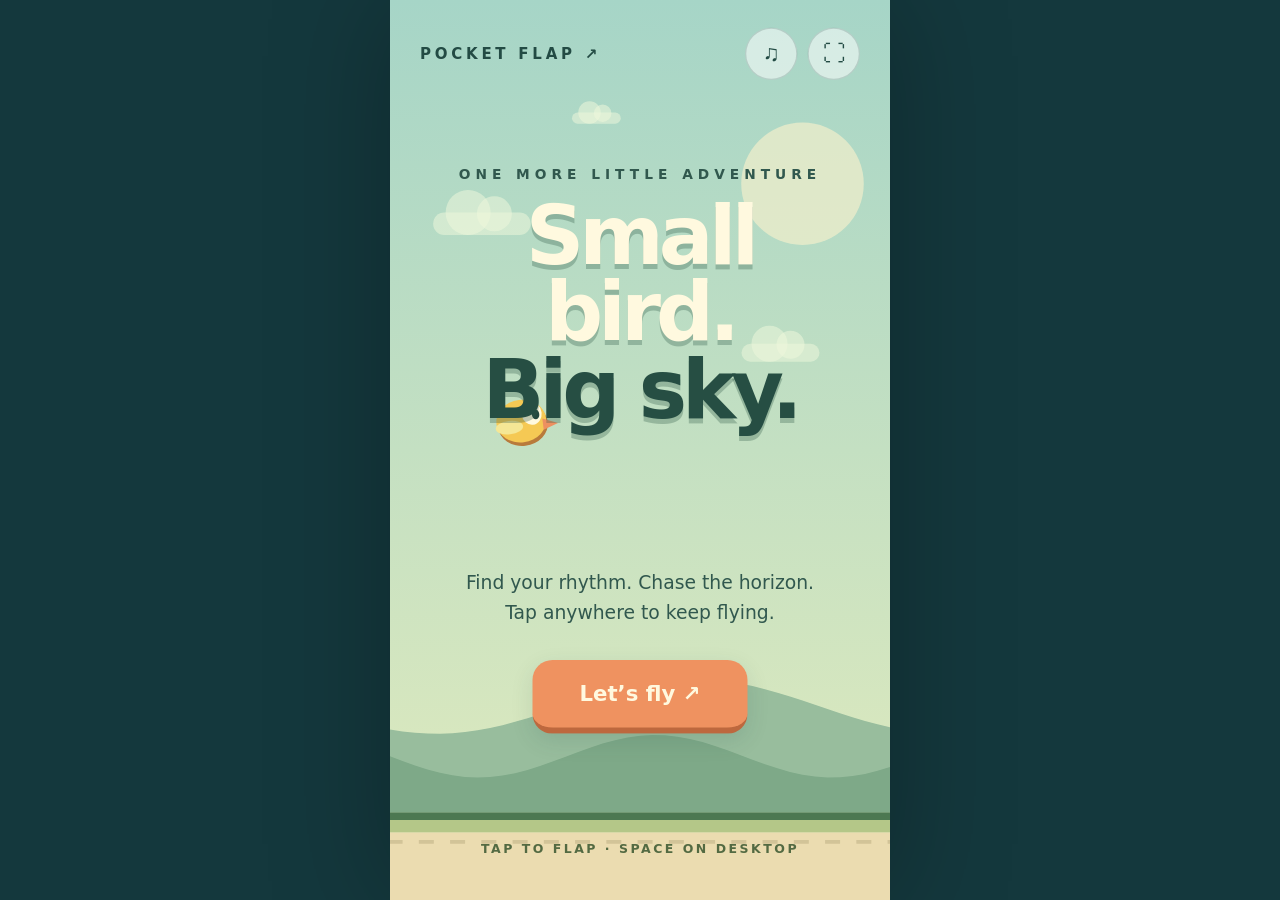
<file: pocket-flap/index.html>
<!doctype html>
<html lang="en"><head><meta charset="UTF-8"><meta name="viewport" content="width=device-width,initial-scale=1,viewport-fit=cover"><meta name="theme-color" content="#183f43"><meta name="description" content="A little bird. A big sky. Tap to fly in Pocket Flap."><title>Pocket Flap</title><style>
*{box-sizing:border-box}html,body{margin:0;height:100%;overflow:hidden}body{background:#14383d;color:#fff7db;font-family:ui-rounded,'Arial Rounded MT Bold',system-ui,sans-serif;display:grid;place-items:center;touch-action:none;-webkit-user-select:none;user-select:none}main{position:absolute;left:50%;top:50%;width:400px;height:720px;transform:translate(-50%,-50%) scale(var(--game-scale,1));overflow:hidden;background:#b5dfce;box-shadow:0 0 90px #0004}canvas{width:100%;height:100%;display:block}header{position:absolute;top:22px;left:24px;right:24px;display:flex;align-items:center;justify-content:space-between;pointer-events:none}.brand{font-size:12px;letter-spacing:3px;font-weight:900;color:#234b44}.sound{pointer-events:auto;border:1px solid #254b4430;border-radius:50%;width:42px;height:42px;background:#fff8;color:#234b44;font-size:18px;cursor:pointer}.score{position:absolute;top:80px;left:0;right:0;text-align:center;font-size:64px;font-weight:900;color:#fff9df;text-shadow:0 4px #234b4430;pointer-events:none}.panel{position:absolute;inset:0;display:flex;align-items:center;justify-content:center;flex-direction:column;text-align:center;padding:24px;pointer-events:none}.panel.hidden{display:none}.eyebrow{font-size:11px;letter-spacing:4px;font-weight:800;color:#31584e;margin-bottom:12px}h1{font-size:65px;line-height:.94;letter-spacing:-4px;margin:0;color:#fff9df;text-shadow:0 4px 0 #335d4950}h1 span{color:#264e43}p{font-size:15px;color:#31584e;line-height:1.6;margin:18px 0 26px}.card{background:#fff8de;border:2px solid #254c4220;border-radius:22px;box-shadow:0 8px 0 #254c4220;padding:20px 28px;width:100%;max-width:290px;margin:22px 0;display:flex;justify-content:space-around;color:#244e43}.card small{display:block;text-transform:uppercase;letter-spacing:2px;font-size:10px;font-weight:800;margin-bottom:5px}.card strong{font-size:32px}button.play{pointer-events:auto;border:0;border-bottom:5px solid #bd683e;border-radius:16px;padding:17px 38px;background:#ef9260;color:#fff9df;font:900 17px system-ui;cursor:pointer;box-shadow:0 6px 18px #234b4420}button.play:active{transform:translateY(3px);border-bottom-width:2px}.hint{position:absolute;bottom:36px;left:0;right:0;text-align:center;color:#536a42;font-size:10px;font-weight:800;letter-spacing:2px;pointer-events:none}#ready .bird-space{height:94px}#over h1{font-size:49px;letter-spacing:-2px}#over{background:#b5dfce65;backdrop-filter:blur(4px)}
header{z-index:5}.controls{display:flex;gap:8px}#viewport{position:fixed;inset:env(safe-area-inset-top,0px) env(safe-area-inset-right,0px) env(safe-area-inset-bottom,0px) env(safe-area-inset-left,0px)}#notice{position:absolute;bottom:90px;left:20px;right:20px;z-index:10;background:#fff8de;color:#244e43;padding:12px;border-radius:12px;text-align:center;font-size:13px}button:focus-visible{outline:3px solid #244e43;outline-offset:3px}</style></head><body><div id="viewport"><main aria-label="Pocket Flap game"><canvas id="game" aria-label="Tap or press space to flap and avoid pipes"></canvas><header><div class="brand">POCKET FLAP ↗</div><div class="controls"><button class="sound" id="sound" aria-label="Mute sound" aria-pressed="true" title="Sound">♫</button><button class="sound" id="fullscreen" aria-label="Enter fullscreen" aria-pressed="false" title="Fullscreen">⛶</button></div></header><div class="score" id="score" hidden>0</div><section class="panel" id="ready"><div class="eyebrow">ONE MORE LITTLE ADVENTURE</div><h1>Small bird.<br><span>Big sky.</span></h1><div class="bird-space"></div><p>Find your rhythm. Chase the horizon.<br>Tap anywhere to keep flying.</p><button class="play" id="start">Let’s fly ↗</button></section><section class="panel hidden" id="over"><div class="eyebrow" id="message">A LITTLE HIGHER NEXT TIME</div><h1>Nice flight.</h1><div class="card"><div><small>Score</small><strong id="result">0</strong></div><div><small>Best</small><strong id="best">0</strong></div></div><button class="play" id="restart">Fly again ↗</button><p>Every flap is a fresh start.</p></section><div class="hint" id="hint">TAP TO FLAP · SPACE ON DESKTOP</div><div id="notice" role="status" hidden></div></main></div><script>
(()=>{'use strict';const c=document.querySelector('canvas'),ctx=c.getContext('2d'),$=s=>document.getElementById(s);const W=400,H=720,ground=650,birdX=105,r=14;let state='ready',y=300,v=0,pipes=[],score=0,best=0,time=0,spawn=0,last=0,deadAt=0,muted=false,audio;try{best=Number(localStorage.getItem('pocket-flap-best'))||0;muted=localStorage.getItem('pocket-flap-muted')==='true'}catch{}function resize(){const viewport=$('viewport'),scale=Math.min(viewport.clientWidth/W,viewport.clientHeight/H);document.documentElement.style.setProperty('--game-scale',String(scale));const d=Math.min(devicePixelRatio||1,3);c.width=Math.round(W*scale*d);c.height=Math.round(H*scale*d)}addEventListener('resize',resize);if(window.visualViewport)window.visualViewport.addEventListener('resize',resize);new ResizeObserver(resize).observe($('viewport'));resize();function tone(f,d=.08){if(muted)return;try{audio??=new(window.AudioContext||window.webkitAudioContext)();audio.resume().catch(()=>{});const o=audio.createOscillator(),g=audio.createGain();o.connect(g);g.connect(audio.destination);o.frequency.setValueAtTime(f,audio.currentTime);o.frequency.exponentialRampToValueAtTime(f*.65,audio.currentTime+d);g.gain.setValueAtTime(.045,audio.currentTime);g.gain.exponentialRampToValueAtTime(.001,audio.currentTime+d);o.start();o.stop(audio.currentTime+d)}catch{}}function crashSound(){
if(muted)return;
try{
audio??=new(window.AudioContext||window.webkitAudioContext)();
audio.resume().catch(()=>{});
const t=audio.currentTime,d=.38;
const buffer=audio.createBuffer(1,Math.ceil(audio.sampleRate*d),audio.sampleRate);
const samples=buffer.getChannelData(0);
for(let i=0;i<samples.length;i++)samples[i]=Math.random()*2-1;
const noise=audio.createBufferSource(),filter=audio.createBiquadFilter(),impact=audio.createGain();
noise.buffer=buffer;filter.type='lowpass';
filter.frequency.setValueAtTime(2200,t);filter.frequency.exponentialRampToValueAtTime(180,t+d);
impact.gain.setValueAtTime(.22,t);impact.gain.exponentialRampToValueAtTime(.001,t+d);
noise.connect(filter);filter.connect(impact);impact.connect(audio.destination);
noise.start(t);noise.stop(t+d);
noise.onended=()=>{noise.disconnect();filter.disconnect();impact.disconnect()};
const thud=audio.createOscillator(),body=audio.createGain();
thud.type='triangle';thud.frequency.setValueAtTime(190,t);thud.frequency.exponentialRampToValueAtTime(45,t+.28);
body.gain.setValueAtTime(.2,t);body.gain.exponentialRampToValueAtTime(.001,t+.32);
thud.connect(body);body.connect(audio.destination);thud.start(t);thud.stop(t+.32);
thud.onended=()=>{thud.disconnect();body.disconnect()};
}catch{}
}
function flap(){v=-330;tone(620)}function start(){state='playing';y=300;v=0;pipes=[];spawn=.75;score=0;$('score').textContent=0;$('score').hidden=false;$('ready').classList.add('hidden');$('over').classList.add('hidden');$('hint').style.opacity=0;flap()}function die(){if(state!=='playing')return;state='over';deadAt=performance.now();crashSound();let record=score>best;best=Math.max(score,best);try{localStorage.setItem('pocket-flap-best',best)}catch{}$('result').textContent=score;$('best').textContent=best;$('message').textContent=record?'A NEW PERSONAL BEST':'A LITTLE HIGHER NEXT TIME';$('over').classList.remove('hidden');$('score').hidden=true}function action(){if(state==='ready')start();else if(state==='playing')flap();else if(performance.now()-deadAt>400)start()}c.addEventListener('pointerdown',e=>{e.preventDefault();action()});$('start').onclick=start;$('restart').onclick=()=>{if(performance.now()-deadAt>400)start()};function soundUI(){$('sound').textContent=muted?'♪̸':'♫';$('sound').setAttribute('aria-label',muted?'Enable sound':'Mute sound');$('sound').setAttribute('aria-pressed',String(!muted))}soundUI();$('sound').onclick=()=>{muted=!muted;soundUI();try{localStorage.setItem('pocket-flap-muted',String(muted))}catch{}tone(700)};
function fullscreenUI(){const active=!!(document.fullscreenElement||document.webkitFullscreenElement);$('fullscreen').setAttribute('aria-label',active?'Exit fullscreen':'Enter fullscreen');$('fullscreen').setAttribute('aria-pressed',String(active));$('fullscreen').textContent=active?'✕':'⛶';resize()}
let noticeTimer;function notice(text){$('notice').textContent=text;$('notice').hidden=false;clearTimeout(noticeTimer);noticeTimer=setTimeout(()=>{$('notice').hidden=true},5000)}
$('fullscreen').onclick=async()=>{try{if(document.fullscreenElement||document.webkitFullscreenElement){const exit=document.exitFullscreen||document.webkitExitFullscreen;await exit.call(document)}else{const root=document.body,enter=root.requestFullscreen||root.webkitRequestFullscreen;if(!enter){notice('Fullscreen is unavailable in this browser. Try opening the game in Chrome or adding it to your Home Screen.');return}await enter.call(root)}fullscreenUI()}catch{notice('Fullscreen was blocked. Open the game directly in your browser and try again.')}};
document.addEventListener('fullscreenchange',fullscreenUI);document.addEventListener('webkitfullscreenchange',fullscreenUI);
addEventListener('keydown',e=>{if(e.target instanceof HTMLElement&&e.target.closest('button'))return;if(e.code==='Space'||e.code==='ArrowUp'){e.preventDefault();if(!e.repeat)action()}});document.addEventListener('visibilitychange',()=>{last=0});function ellipse(x,y,rx,ry,color){ctx.fillStyle=color;ctx.beginPath();ctx.ellipse(x,y,rx,ry,0,0,Math.PI*2);ctx.fill()}function cloud(x,y,s){ctx.fillStyle='#eff7db88';ctx.beginPath();ctx.roundRect(x,y,78*s,18*s,12*s);ctx.fill();ellipse(x+28*s,y,18*s,18*s,'#eff7db88');ellipse(x+49*s,y+1*s,14*s,14*s,'#eff7db88')}function pipe(p){for(const [top,bottom]of [[-20,p.gap-88],[p.gap+88,ground]]){let g=ctx.createLinearGradient(p.x,0,p.x+60,0);g.addColorStop(0,'#427c61');g.addColorStop(.2,'#6c9d72');g.addColorStop(.8,'#56875e');g.addColorStop(1,'#356650');ctx.fillStyle=g;ctx.fillRect(p.x,top,60,bottom-top);ctx.fillStyle='#88ad7b';ctx.fillRect(p.x+8,top,4,bottom-top);const cap=top<0?bottom-23:top;ctx.fillStyle='#315b48';ctx.fillRect(p.x-4,cap,68,25);ctx.fillStyle='#79a571';ctx.fillRect(p.x-2,cap+2,64,18);ctx.fillStyle='#a5c18b';ctx.fillRect(p.x,cap+3,60,3)}}function bird(){ctx.save();ctx.translate(birdX,y);ctx.rotate(state==='playing'?Math.max(-.4,Math.min(1.2,v/650)):-.12);ellipse(1,3,20,17,'#b87a3b');ellipse(0,0,20,17,'#f5c954');ellipse(-10,4,11,7+Math.sin(time*22)*2,'#f5e795');ellipse(9,-5,8,9,'#fff9df');ellipse(12,-4,3,4,'#24483f');ctx.fillStyle='#ed9060';ctx.beginPath();ctx.moveTo(17,0);ctx.lineTo(29,5);ctx.lineTo(17,9);ctx.fill();ctx.restore()}function draw(){ctx.setTransform(c.width/W,0,0,c.height/H,0,0);const sky=ctx.createLinearGradient(0,0,0,H);sky.addColorStop(0,'#a6d5c7');sky.addColorStop(1,'#e2ebbd');ctx.fillStyle=sky;ctx.fillRect(0,0,W,H);ellipse(330,147,49,49,'#f6f1ccaa');cloud(40-(time*5)%500,170,1);cloud(290-(time*8)%600,275,.8);cloud(150-(time*4)%500,90,.5);ctx.fillStyle='#98bd9d';ctx.beginPath();ctx.moveTo(0,600);for(let x=0;x<=420;x+=10)ctx.lineTo(x,565+Math.sin(x/65+1)*22);ctx.lineTo(420,ground);ctx.lineTo(0,ground);ctx.fill();ctx.fillStyle='#7ea988';ctx.beginPath();ctx.moveTo(0,ground);for(let x=0;x<=420;x+=10)ctx.lineTo(x,605+Math.sin(x/45)*17);ctx.lineTo(420,ground);ctx.fill();pipes.forEach(pipe);ctx.fillStyle='#4c7852';ctx.fillRect(0,ground,W,6);ctx.fillStyle='#b4c788';ctx.fillRect(0,ground+6,W,10);ctx.fillStyle='#ebdcb0';ctx.fillRect(0,ground+16,W,H-ground);ctx.fillStyle='#d2c498';for(let i=-1;i<22;i++)ctx.fillRect(i*25-(time*70)%25,ground+22,12,3);bird()}function frame(now){let dt=last?Math.min((now-last)/1000,.033):0;last=now;if(!document.hidden){time+=dt;if(state==='ready')y=338+Math.sin(time*3)*7;if(state==='playing'){let speed=145+Math.min(score*2,45);v+=1000*dt;y+=v*dt;spawn-=dt;if(spawn<=0){pipes.push({x:440,gap:210+Math.random()*245,passed:false});spawn=1.55}for(const p of pipes){p.x-=speed*dt;if(!p.passed&&p.x+60<birdX-r){p.passed=true;score++;$('score').textContent=score;tone(940,.12)}if(birdX+r>p.x-4&&birdX-r<p.x+64&&(y-r<p.gap-88||y+r>p.gap+88))die()}pipes=pipes.filter(p=>p.x>-80);if(y+r>=ground||y-r<=0)die()}draw()}requestAnimationFrame(frame)}requestAnimationFrame(frame)})();
</script></body></html>
</file>
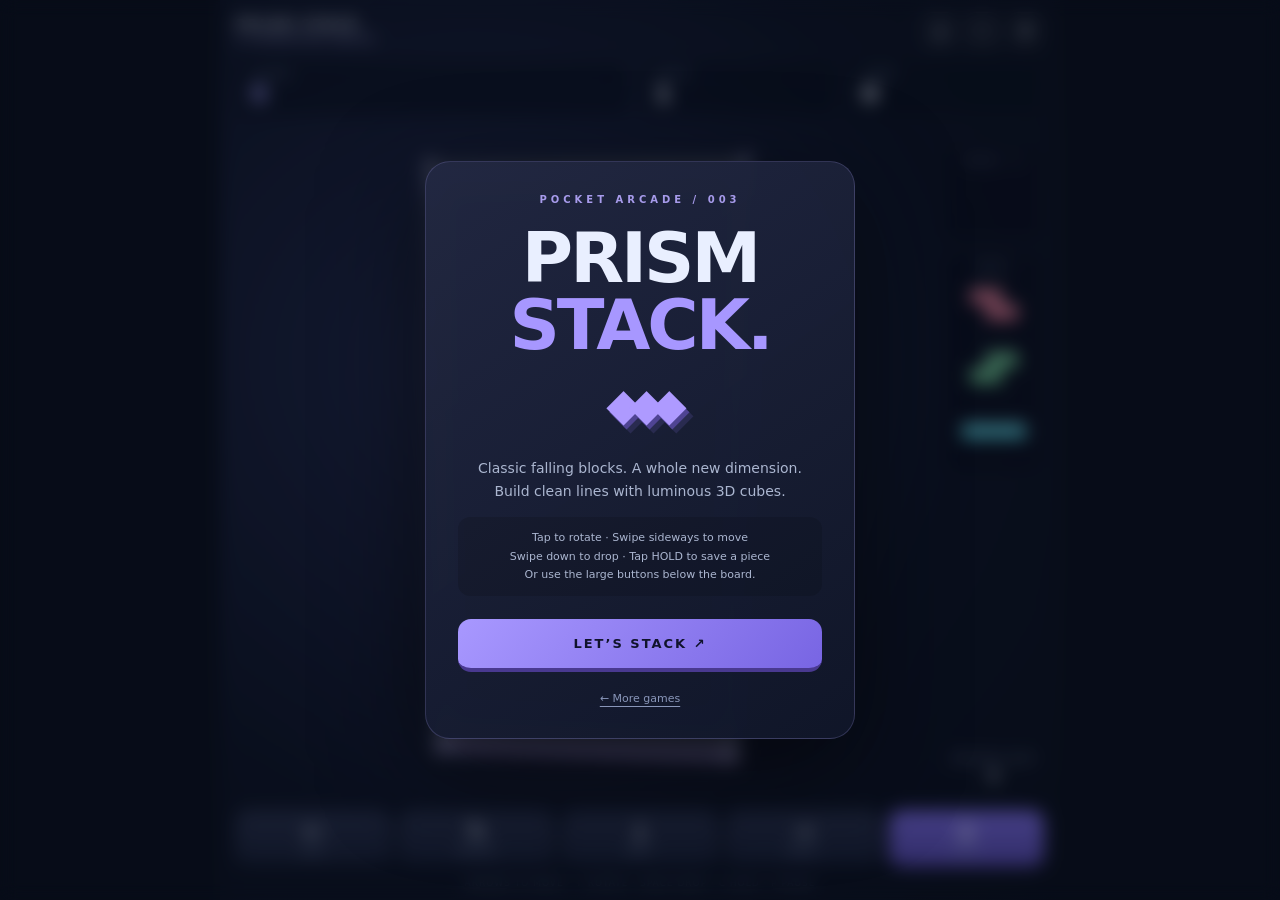
<file: tetris/index.html>
<!doctype html>
<html lang="en"><head><meta charset="utf-8"><meta name="viewport" content="width=device-width,initial-scale=1,viewport-fit=cover"><meta name="theme-color" content="#0b1021"><meta name="description" content="Prism Stack. A tactile 3D falling-block arcade for your phone and keyboard."><title>Prism Stack · 3D Tetris</title><style>
*{box-sizing:border-box}html,body{margin:0;height:100%;overflow:hidden}body{background:#090e1b;color:#e9efff;font-family:system-ui,-apple-system,sans-serif;overscroll-behavior:none}button,a{-webkit-tap-highlight-color:transparent}button{font:inherit;color:inherit;cursor:pointer;touch-action:none}button:focus-visible,a:focus-visible{outline:2px solid #9c9aff;outline-offset:3px}#app{height:100dvh;max-width:840px;margin:auto;padding:max(12px,env(safe-area-inset-top)) 16px max(12px,env(safe-area-inset-bottom));display:flex;flex-direction:column;gap:10px;background:radial-gradient(ellipse at 30% 40%,#1e2545 0%,#0c1223 60%,#090e1b 100%)}header{display:flex;align-items:center;justify-content:space-between;gap:12px;flex-shrink:0}.brand{font-size:12px;font-weight:900;letter-spacing:3px}.brand span{color:#8988b9;font-size:9px;display:block;letter-spacing:2px;margin-top:3px}.tools{display:flex;gap:6px}.icon{width:37px;height:37px;background:#ffffff09;border:1px solid #ffffff18;border-radius:11px;font-size:17px}.icon:hover{background:#ffffff18}.scores{display:grid;grid-template-columns:2fr 1fr 1fr;gap:10px;flex-shrink:0}.metric{padding:9px 14px;border-radius:12px;border:1px solid #ffffff0e;background:#080d1b77}.metric small{display:block;font-size:9px;letter-spacing:2px;color:#7e91b7}.metric strong{display:block;font-size:23px;letter-spacing:1px;margin-top:2px}.metric:first-child strong{color:#a4a0ff}.stage{display:flex;min-height:0;flex:1;position:relative;gap:8px}.well{flex:1;min-width:0;position:relative;overflow:hidden;border-radius:22px;background:radial-gradient(ellipse at 50% 80%,#29244733,transparent 65%)}#board{display:block;width:100%;height:100%;touch-action:none;cursor:grab}aside{width:100px;flex-shrink:0;display:flex;flex-direction:column;gap:10px;padding-top:18px}.slot{border:1px solid #ffffff12;background:#080d1b88;border-radius:14px;padding:10px 5px;text-align:center}.slot small{display:block;font-size:9px;letter-spacing:2px;color:#8999b9}#holdBtn{width:100%;border:0;background:none;padding:0;display:block}#holdCanvas,#nextCanvas{width:100%;display:block}#holdCanvas{height:65px}#nextCanvas{height:190px}.best{margin-top:auto;text-align:center;font-size:9px;letter-spacing:1px;color:#8893b4;padding-bottom:16px}.best strong{display:block;color:#d3d9ef;font-size:14px;margin-top:4px}#announce{position:absolute;top:42%;left:5%;right:5%;text-align:center;pointer-events:none;color:#fff;text-shadow:0 2px 20px #8a6bff;font-weight:900;font-size:clamp(20px,5vw,35px);letter-spacing:2px;opacity:0;transition:opacity .15s}.controls{display:grid;grid-template-columns:repeat(5,1fr);gap:8px;flex-shrink:0}.control{background:linear-gradient(#252c46,#171e34);border:1px solid #ffffff18;border-bottom:3px solid #070b18;border-radius:13px;padding:9px 2px;min-height:55px;font-size:23px;line-height:1}.control small{display:block;font-size:8px;letter-spacing:1px;color:#889abe;margin-top:5px}.control[data-action="drop"]{background:linear-gradient(#7163d2,#5045a3);border-bottom-color:#302667}.control:active{transform:translateY(2px);filter:brightness(1.25)}.footer{text-align:center;color:#61718f;font-size:9px;letter-spacing:1px;flex-shrink:0}.overlay{position:fixed;inset:0;z-index:10;display:flex;align-items:center;justify-content:center;padding:max(14px,env(safe-area-inset-top)) 14px max(14px,env(safe-area-inset-bottom));height:100dvh;background:#060a1666;backdrop-filter:blur(9px);touch-action:pan-y}.panel{width:min(100%,430px);max-height:100%;overflow:auto;border:1px solid #b4aaff33;border-radius:25px;padding:32px;background:linear-gradient(145deg,#222842f5,#101629fa);box-shadow:0 30px 100px #0008;text-align:center}.eyebrow{color:#a79beb;font-size:10px;font-weight:800;letter-spacing:4px;margin:0 0 20px}.panel h1{font-size:clamp(45px,12vw,70px);line-height:.95;letter-spacing:-3px;margin:0;font-weight:900}.panel h1 span{color:#a797ff}.panel p{font-size:14px;line-height:1.65;color:#abb6d0}.play{width:100%;background:linear-gradient(130deg,#a898ff,#7865e3);color:#10132c;border:0;border-bottom:4px solid #493990;border-radius:13px;font-size:13px;letter-spacing:2px;font-weight:900;padding:17px;margin-top:12px}.back{color:#8996b9;display:inline-block;margin-top:20px;font-size:11px;text-underline-offset:4px}.hidden{display:none!important}.instructions{font-size:11px!important;background:#0002;padding:12px;border-radius:12px}.summary{display:grid;grid-template-columns:1fr 1fr;gap:10px;margin:20px 0}.summary div{padding:15px 5px;background:#0002;border-radius:12px;min-width:0}.summary small{display:block;font-size:9px;letter-spacing:2px;color:#8998b8}.summary strong{display:block;font-size:25px;margin-top:7px;overflow-wrap:anywhere}#toast{position:fixed;bottom:100px;left:50%;transform:translateX(-50%);max-width:90%;padding:12px 18px;border:1px solid #ffffff20;background:#1c2339f5;color:#d4d8ff;border-radius:12px;z-index:20;font-size:12px;text-align:center;pointer-events:none}.mini-cubes{font-size:45px;letter-spacing:-13px;color:#ae9aff;margin:20px 0 26px;text-shadow:3px 4px #4f4493,7px 8px #292b50}.panel h2{font-size:34px;letter-spacing:-1px;margin:8px 0}@media(max-width:420px){#app{padding-left:10px;padding-right:10px;gap:7px}aside{width:76px}.metric{padding:7px 10px}.metric strong{font-size:20px}.controls{gap:5px}.control{min-height:51px}.brand{font-size:11px;letter-spacing:2px}.footer{font-size:8px}.panel{padding:25px 20px}}@media(max-height:540px){#app{max-width:940px;display:grid;grid-template-columns:minmax(0,1fr) 160px;grid-template-rows:36px 1fr auto;gap:6px 12px}header{grid-column:1/-1}.stage{grid-row:2/4;grid-column:1}.scores{grid-column:2;grid-row:2;display:flex;flex-direction:column;gap:4px;align-self:start}.metric{padding:5px 10px}.metric strong{font-size:18px}.controls{grid-column:2;grid-row:3;grid-template-columns:repeat(3,1fr);gap:4px}.control{min-height:39px;font-size:19px;padding:6px 0}.control small{font-size:7px}.footer{display:none}aside{width:75px;padding-top:0;gap:5px}.slot{padding:5px}.best{padding-bottom:0}#nextCanvas{height:125px}#holdCanvas{height:48px}.panel{padding:18px 24px}.mini-cubes{display:none}.eyebrow{margin-bottom:10px}.panel h1{font-size:45px}.panel p{margin:10px 0}.instructions{font-size:10px!important;padding:8px}.play{padding:12px}.back{margin-top:12px}}
</style></head><body><main id="app"><header><div class="brand">PRISM STACK<span>A DIMENSION ABOVE</span></div><div class="tools"><button id="musicBtn" class="icon" aria-label="Mute audio" aria-pressed="true" title="Audio">♫</button><button id="fullBtn" class="icon" aria-label="Fullscreen" title="Fullscreen">⛶</button><button id="pauseBtn" class="icon" aria-label="Pause game" title="Pause">Ⅱ</button></div></header><div class="scores"><div class="metric"><small>SCORE</small><strong id="score">0</strong></div><div class="metric"><small>LEVEL</small><strong id="level">1</strong></div><div class="metric"><small>LINES</small><strong id="lines">0</strong></div></div><div class="stage"><div class="well"><canvas id="board" aria-label="3D falling block playfield. Tap to rotate, swipe sideways to move, swipe down to drop."></canvas><div id="announce" role="status"></div></div><aside><div class="slot"><button id="holdBtn" aria-label="Hold piece"><small>HOLD · C</small><canvas id="holdCanvas" aria-hidden="true"></canvas></button></div><div class="slot"><small>NEXT</small><canvas id="nextCanvas" aria-hidden="true"></canvas></div><div class="best">PERSONAL BEST<strong id="best">0</strong></div></aside></div><nav class="controls" aria-label="Game controls"><button class="control" data-action="left" aria-label="Move left">←<small>LEFT</small></button><button class="control" data-action="rotate" aria-label="Rotate clockwise">↻<small>ROTATE</small></button><button class="control" data-action="down" aria-label="Soft drop">↓<small>SOFT</small></button><button class="control" data-action="right" aria-label="Move right">→<small>RIGHT</small></button><button class="control" data-action="drop" aria-label="Hard drop">⇊<small>DROP</small></button></nav><div class="footer">ARROWS TO MOVE · ↑ ROTATE · SPACE DROP · C HOLD · P PAUSE</div></main>
<section id="welcome" class="overlay"><div class="panel"><div class="eyebrow">POCKET ARCADE / 003</div><h1>PRISM<br><span>STACK.</span></h1><div class="mini-cubes" aria-hidden="true">◆ ◆ ◆</div><p>Classic falling blocks. A whole new dimension.<br>Build clean lines with luminous 3D cubes.</p><p class="instructions">Tap to rotate · Swipe sideways to move<br>Swipe down to drop · Tap HOLD to save a piece<br>Or use the large buttons below the board.</p><button class="play" id="startBtn">LET’S STACK ↗</button><a class="back" href="../">← More games</a></div></section>
<section id="pauseMenu" class="overlay hidden"><div class="panel"><div class="eyebrow">TAKE YOUR TIME</div><h2>On pause.</h2><p>Your next move can wait.</p><button class="play" id="resumeBtn">KEEP STACKING ↗</button><a class="back" href="../">← More games</a></div></section>
<section id="endMenu" class="overlay hidden"><div class="panel"><div class="eyebrow" id="endLabel">GOOD RUN</div><h2>Stack complete.</h2><div class="summary"><div><small>SCORE</small><strong id="endScore">0</strong></div><div><small>BEST</small><strong id="endBest">0</strong></div></div><p id="endText"></p><button class="play" id="restartBtn">ONE MORE ROUND ↗</button><a class="back" href="../">← More games</a></div></section><div id="toast" class="hidden" role="status"></div>
<script>
(()=>{'use strict';
const $=s=>document.getElementById(s),canvas=$('board');const COLS=10,ROWS=20;
const SHAPES={I:[[0,0,0,0],[1,1,1,1],[0,0,0,0],[0,0,0,0]],O:[[1,1],[1,1]],T:[[0,1,0],[1,1,1],[0,0,0]],S:[[0,1,1],[1,1,0],[0,0,0]],Z:[[1,1,0],[0,1,1],[0,0,0]],J:[[1,0,0],[1,1,1],[0,0,0]],L:[[0,0,1],[1,1,1],[0,0,0]]};
const COLORS={I:'#57dce9',O:'#f3cd65',T:'#ab83f4',S:'#72dc9a',Z:'#f57b97',J:'#6e9af5',L:'#efa36b'};
let board=[],piece=null,queue=[],bag=[],held=null,holdUsed=false,state='menu',score=0,lines=0,level=1,best=0,dropTime=0,lockTime=0,resets=0,clearRows=[],clearTime=0,combo=-1,last=0,clock=0,annTime=0,shake=0,particles=[],soft=false,repeatAction=null,repeatTime=0,pressed=new Set(),pointerId=null,audio=null,muted=false,musicTimer=null,musicAt=0,musicStep=0,musicVoices=new Set(),viewW=1,viewH=1,toastTimer;
try{best=Number(localStorage.getItem('prism-best'))||0;muted=localStorage.getItem('prism-muted')==='true'}catch{}$('best').textContent=best.toLocaleString();
function blank(){return Array.from({length:ROWS},()=>Array(COLS).fill(null))}board=blank();
function shuffle(){const a=Object.keys(SHAPES);for(let i=a.length-1;i>0;i--){const j=Math.floor(Math.random()*(i+1));[a[i],a[j]]=[a[j],a[i]]}return a}
function refill(){while(queue.length<5){if(!bag.length)bag=shuffle();queue.push(bag.pop())}}
function make(type){const matrix=SHAPES[type].map(r=>r.slice());return {type,m:matrix,x:Math.floor((COLS-matrix.length)/2),y:type==='I'?-2:-1}}
function cells(p=piece){const a=[];if(p)for(let y=0;y<p.m.length;y++)for(let x=0;x<p.m[y].length;x++)if(p.m[y][x])a.push([p.x+x,p.y+y]);return a}
function valid(p){return cells(p).every(([x,y])=>x>=0&&x<COLS&&y<ROWS&&(y<0||!board[y][x]))}
function grounded(){return piece&&!valid({...piece,y:piece.y+1})}
function ghostY(){if(!piece)return 0;let y=piece.y;while(valid({...piece,y:y+1}))y++;return y}
function spawn(type){refill();piece=make(type||queue.shift());refill();dropTime=0;lockTime=0;resets=0;holdUsed=!!type;if(!valid(piece)){end();return}previews()}
function updateHUD(){$('score').textContent=score.toLocaleString();$('lines').textContent=lines;$('level').textContent=level}
function announce(message){$('announce').textContent=message;$('announce').style.opacity=1;annTime=1.25}
function start(){unlock();stopMusic();board=blank();queue=[];bag=[];held=null;piece=null;holdUsed=false;score=lines=0;level=1;combo=-1;clearRows=[];clearTime=0;particles=[];state='playing';resetInput();$('welcome').classList.add('hidden');$('endMenu').classList.add('hidden');$('pauseMenu').classList.add('hidden');spawn();updateHUD();announce('LEVEL 1');syncMusic(true)}
function end(){if(state==='over')return;state='over';resetInput();stopMusic();const record=score>best;best=Math.max(best,score);try{localStorage.setItem('prism-best',best)}catch{}$('best').textContent=best.toLocaleString();$('endScore').textContent=score.toLocaleString();$('endBest').textContent=best.toLocaleString();$('endLabel').textContent=record?'NEW PERSONAL BEST':'GOOD RUN';$('endText').textContent=lines+' lines cleared · Level '+level;$('endMenu').classList.remove('hidden');[330,294,247,165].forEach((n,i)=>tone(n,.23,.045,'triangle',i*.15))}
function resetLock(wasGrounded){if(wasGrounded&&resets<15){lockTime=0;resets++}}
function move(dx){if(!active())return false;const was=grounded(),next={...piece,x:piece.x+dx};if(!valid(next))return false;piece=next;resetLock(was);return true}
function rotate(dir=1){if(!active())return false;const was=grounded(),n=piece.m.length,m=Array.from({length:n},()=>Array(n).fill(0));for(let y=0;y<n;y++)for(let x=0;x<n;x++)if(dir>0)m[x][n-1-y]=piece.m[y][x];else m[n-1-x][y]=piece.m[y][x];const kicks=piece.type==='I'?[[0,0],[-1,0],[1,0],[-2,0],[2,0],[0,-1],[0,-2]]:[[0,0],[-1,0],[1,0],[0,-1],[-1,-1],[1,-1],[0,-2]];for(const [dx,dy]of kicks){const p={...piece,m,x:piece.x+dx,y:piece.y+dy};if(valid(p)){piece=p;resetLock(was);tone(390,.05,.018,'triangle');return true}}return false}
function down(manual=false){if(!active())return false;const p={...piece,y:piece.y+1};if(valid(p)){piece=p;lockTime=0;if(manual){score++;updateHUD()}return true}return false}
function hardDrop(){if(!active())return;const y=ghostY();score+=(y-piece.y)*2;piece.y=y;shake=.17;tone(100,.12,.07,'triangle');lock()}
function hold(){if(!active()||holdUsed)return;const t=piece.type;if(held){const old=held;held=t;spawn(old)}else{held=t;spawn()}holdUsed=true;tone(590,.09,.025,'triangle');previews()}
function active(){return state==='playing'&&piece&&!clearRows.length}
function lock(){if(!piece)return;const occupied=cells();if(occupied.some(([,y])=>y<0)){end();return}for(const [x,y]of occupied)board[y][x]=piece.type;piece=null;clearRows=[];for(let y=0;y<ROWS;y++)if(board[y].every(Boolean))clearRows.push(y);if(clearRows.length){clearTime=.25;combo++;const n=clearRows.length;score+=[0,100,300,500,800][n]*level+Math.max(0,combo)*50*level;announce(n===4?'FOUR LINES!':n===3?'TRIPLE':n===2?'DOUBLE':'LINE CLEAR');for(const y of clearRows)for(let x=0;x<COLS;x++)particles.push({x:x-4.5,y:9.5-y,z:.5,vx:(Math.random()-.5)*9,vy:2+Math.random()*4,vz:Math.random()*6,life:.7,type:board[y][x]});[523,659,784,1046].slice(0,n===4?4:n+1).forEach((f,i)=>tone(f,.18,.035,'triangle',i*.06))}else{combo=-1;spawn()}updateHUD()}
function clearComplete(){const n=clearRows.length;board=board.filter((_,y)=>!clearRows.includes(y));while(board.length<ROWS)board.unshift(Array(COLS).fill(null));clearRows=[];lines+=n;const old=level;level=1+Math.floor(lines/10);if(level>old)announce('LEVEL '+level);spawn();updateHUD()}
function resetInput(){soft=false;repeatAction=null;pressed.clear();pointerId=null}
function pause(){if(state==='playing'){state='paused';resetInput();stopMusic();$('pauseMenu').classList.remove('hidden')}else if(state==='paused'){state='playing';last=0;$('pauseMenu').classList.add('hidden');syncMusic()}}
$('startBtn').onclick=start;$('restartBtn').onclick=start;$('pauseBtn').onclick=pause;$('resumeBtn').onclick=pause;$('holdBtn').onclick=hold;
document.addEventListener('visibilitychange',()=>{if(document.hidden&&state==='playing')pause();last=0});addEventListener('blur',()=>{if(state==='playing')pause()});
function action(a){if(a==='left')move(-1);else if(a==='right')move(1);else if(a==='down')down(true);else if(a==='rotate')rotate();else if(a==='drop')hardDrop();else if(a==='hold')hold()}
for(const button of document.querySelectorAll('[data-action]')){button.addEventListener('pointerdown',e=>{e.preventDefault();if(pointerId!==null)return;pointerId=e.pointerId;button.setPointerCapture(e.pointerId);unlock();const a=button.dataset.action;action(a);if(a==='left'||a==='right'){repeatAction=a;repeatTime=.16}else if(a==='down')soft=true});const release=e=>{if(e.pointerId===pointerId){repeatAction=null;soft=false;pointerId=null}};button.addEventListener('pointerup',release);button.addEventListener('pointercancel',release);button.addEventListener('lostpointercapture',release);button.addEventListener('click',e=>{if(e.detail===0)action(button.dataset.action)})}
const keyActions={ArrowLeft:'left',ArrowRight:'right',ArrowDown:'down',ArrowUp:'rotate',Space:'drop',KeyC:'hold',ShiftLeft:'hold',ShiftRight:'hold'};
addEventListener('keydown',e=>{if(state!=='playing'&&e.target.closest?.('button,a'))return;if(e.code==='KeyP'||e.code==='Escape'){e.preventDefault();if(!e.repeat)pause();return}if(e.code==='KeyZ'){e.preventDefault();if(!e.repeat)rotate(-1);return}const a=keyActions[e.code];if(!a)return;e.preventDefault();if(pressed.has(e.code))return;pressed.add(e.code);unlock();action(a);if(a==='left'||a==='right'){repeatAction=a;repeatTime=.16}else if(a==='down')soft=true});addEventListener('keyup',e=>{pressed.delete(e.code);if(e.code==='ArrowDown')soft=false;if((e.code==='ArrowLeft'&&repeatAction==='left')||(e.code==='ArrowRight'&&repeatAction==='right'))repeatAction=null});
let swipe=null;canvas.addEventListener('pointerdown',e=>{if(!active()||!e.isPrimary)return;e.preventDefault();canvas.setPointerCapture(e.pointerId);swipe={id:e.pointerId,x:e.clientX,y:e.clientY,lastX:e.clientX,moved:false};unlock()});canvas.addEventListener('pointermove',e=>{if(!swipe||e.pointerId!==swipe.id)return;const threshold=Math.max(18,viewW/14),dx=e.clientX-swipe.lastX;if(Math.abs(dx)>=threshold){const count=Math.floor(Math.abs(dx)/threshold);for(let i=0;i<count;i++)move(Math.sign(dx));swipe.lastX+=Math.sign(dx)*threshold*count;swipe.moved=true}});canvas.addEventListener('pointerup',e=>{if(!swipe||e.pointerId!==swipe.id)return;const dy=e.clientY-swipe.y;if(dy>55)hardDrop();else if(dy< -55)hold();else if(!swipe.moved&&Math.abs(dy)<20)rotate();swipe=null});canvas.addEventListener('pointercancel',()=>swipe=null);
function toast(msg){$('toast').textContent=msg;$('toast').classList.remove('hidden');clearTimeout(toastTimer);toastTimer=setTimeout(()=>$('toast').classList.add('hidden'),3500)}$('fullBtn').onclick=async()=>{try{if(document.fullscreenElement)await document.exitFullscreen();else if(document.documentElement.requestFullscreen)await document.documentElement.requestFullscreen();else toast('Fullscreen is unavailable in this browser.')}catch{toast('Open the game directly in your browser for fullscreen.')}};document.addEventListener('fullscreenchange',()=>{$('fullBtn').textContent=document.fullscreenElement?'✕':'⛶';resize()});
function unlock(){if(muted)return;try{audio??=new(window.AudioContext||window.webkitAudioContext)();audio.resume().catch(()=>{})}catch{}}
function tone(f,d=.12,v=.025,type='sine',delay=0,music=false){if(muted||!audio)return;const t=audio.currentTime+delay,o=audio.createOscillator(),g=audio.createGain();o.type=type;o.frequency.setValueAtTime(f,t);g.gain.setValueAtTime(.0001,t);g.gain.linearRampToValueAtTime(v,t+.008);g.gain.exponentialRampToValueAtTime(.0001,t+d);o.connect(g);g.connect(audio.destination);if(music)musicVoices.add(o);o.start(t);o.stop(t+d+.02);o.onended=()=>{musicVoices.delete(o);o.disconnect();g.disconnect()}}
function stopMusic(){if(musicTimer!==null)clearInterval(musicTimer);musicTimer=null;for(const o of musicVoices){try{o.stop()}catch{}o.disconnect()}musicVoices.clear()}
const tune=[64,0,71,67,66,0,74,71,64,67,76,71,74,0,71,67,60,0,67,64,62,0,69,66,59,62,67,71,69,66,62,0];function musicPump(){if(!audio||audio.state!=='running'||state!=='playing'||muted||document.hidden)return;const step=60/Math.min(158,108+level*4)/2;if(musicAt<audio.currentTime-.1)musicAt=audio.currentTime+.03;while(musicAt<audio.currentTime+.12){const i=musicStep%32,m=tune[i],delay=musicAt-audio.currentTime,root=[40,43,36,38][Math.floor(i/8)];if(m)tone(440*2**((m-69)/12),step*.8,.012,'triangle',delay,true);if(i%2===0)tone(440*2**((root-69)/12),step*1.5,.024,'sine',delay,true);musicStep++;musicAt+=step}}
function syncMusic(reset=false){stopMusic();if(reset)musicStep=0;if(muted||state!=='playing')return;unlock();if(!audio)return;musicAt=audio.currentTime+.04;musicTimer=setInterval(musicPump,25);musicPump()}
function audioUI(){$('musicBtn').textContent=muted?'♪̸':'♫';$('musicBtn').setAttribute('aria-label',muted?'Enable audio':'Mute audio');$('musicBtn').setAttribute('aria-pressed',String(!muted))}audioUI();$('musicBtn').onclick=()=>{muted=!muted;try{localStorage.setItem('prism-muted',String(muted))}catch{}audioUI();syncMusic()};
function hex(s){return [1,3,5].map(i=>parseInt(s.slice(i,i+2),16)/255)}
function preview(c,types){const r=c.getBoundingClientRect(),d=Math.min(devicePixelRatio||1,2);c.width=Math.max(1,Math.round(r.width*d));c.height=Math.max(1,Math.round(r.height*d));const x=c.getContext('2d');x.setTransform(d,0,0,d,0,0);x.clearRect(0,0,r.width,r.height);const cell=Math.min(16,(r.width-14)/4);types.forEach((t,i)=>{if(!t)return;const m=SHAPES[t],points=[];for(let yy=0;yy<m.length;yy++)for(let xx=0;xx<m.length;xx++)if(m[yy][xx])points.push([xx,yy]);const minX=Math.min(...points.map(p=>p[0])),maxX=Math.max(...points.map(p=>p[0])),minY=Math.min(...points.map(p=>p[1])),maxY=Math.max(...points.map(p=>p[1]));const ox=(r.width-(maxX-minX+1)*cell)/2,oy=(r.height/types.length)*(i+.5)-(maxY-minY+1)*cell/2;for(const [xx,yy]of points){const px=ox+(xx-minX)*cell,py=oy+(yy-minY)*cell;x.fillStyle=COLORS[t];x.fillRect(px+1,py+1,cell-2,cell-2);x.fillStyle='#ffffff66';x.fillRect(px+2,py+1,cell-4,3);x.fillStyle='#0004';x.fillRect(px+2,py+cell-4,cell-3,2)}})}function previews(){preview($('holdCanvas'),[held]);preview($('nextCanvas'),queue.slice(0,3));$('holdBtn').style.opacity=holdUsed?'.45':'1'}
// Genuine perspective 3D with directional lighting; no external libraries.
let gl=null,g2=null,program,loc={},cubeBuffer,lineBuffer,projection,view;
function multiply(a,b){const o=new Float32Array(16);for(let c=0;c<4;c++)for(let r=0;r<4;r++)for(let k=0;k<4;k++)o[c*4+r]+=a[k*4+r]*b[c*4+k];return o}
function perspective(fov,aspect,near,far){const f=1/Math.tan(fov/2),nf=1/(near-far);return new Float32Array([f/aspect,0,0,0,0,f,0,0,0,0,(far+near)*nf,-1,0,0,2*far*near*nf,0])}
function lookAt(eye){const normalize=a=>{const n=Math.hypot(...a);return a.map(v=>v/n)},cross=(a,b)=>[a[1]*b[2]-a[2]*b[1],a[2]*b[0]-a[0]*b[2],a[0]*b[1]-a[1]*b[0]];const z=normalize(eye),x=normalize(cross([0,1,0],z)),y=cross(z,x);return new Float32Array([x[0],y[0],z[0],0,x[1],y[1],z[1],0,x[2],y[2],z[2],0,-x.reduce((s,v,i)=>s+v*eye[i],0),-y.reduce((s,v,i)=>s+v*eye[i],0),-z.reduce((s,v,i)=>s+v*eye[i],0),1])}
function setupGL(){try{gl=canvas.getContext('webgl',{alpha:true,antialias:true,powerPreference:'low-power'});if(!gl)return;const vs='attribute vec3 aPos;attribute vec3 aNormal;uniform mat4 uVP;uniform vec3 uPosition;uniform vec3 uScale;varying vec3 vNormal;varying vec3 vLocal;void main(){vNormal=aNormal;vLocal=aPos;gl_Position=uVP*vec4(aPos*uScale+uPosition,1.0);}';const fs='precision mediump float;uniform vec4 uColor;uniform float uWire;varying vec3 vNormal;varying vec3 vLocal;void main(){float light=0.44+0.56*max(dot(normalize(vNormal+vec3(0.0001)),normalize(vec3(-0.5,0.9,1.4))),0.0);vec3 edge=abs(vLocal);float border;if(abs(vNormal.z)>0.5)border=max(edge.x,edge.y);else if(abs(vNormal.x)>0.5)border=max(edge.y,edge.z);else border=max(edge.x,edge.z);float bevel=smoothstep(0.41,0.49,border);vec3 color=uColor.rgb*light+vec3(0.15)*bevel;if(uWire>0.5)color=uColor.rgb;gl_FragColor=vec4(color,uColor.a);}';function shader(type,src){const s=gl.createShader(type);gl.shaderSource(s,src);gl.compileShader(s);if(!gl.getShaderParameter(s,gl.COMPILE_STATUS))throw Error(gl.getShaderInfoLog(s));return s}program=gl.createProgram();gl.attachShader(program,shader(gl.VERTEX_SHADER,vs));gl.attachShader(program,shader(gl.FRAGMENT_SHADER,fs));gl.linkProgram(program);if(!gl.getProgramParameter(program,gl.LINK_STATUS))throw Error('WebGL link failed');gl.useProgram(program);for(const name of ['aPos','aNormal'])loc[name]=gl.getAttribLocation(program,name);for(const name of ['uVP','uPosition','uScale','uColor','uWire'])loc[name]=gl.getUniformLocation(program,name);const vertices=[];const faces=[[[0,0,1],[[-.5,-.5,.5],[.5,-.5,.5],[.5,.5,.5],[-.5,.5,.5]]],[[0,0,-1],[[.5,-.5,-.5],[-.5,-.5,-.5],[-.5,.5,-.5],[.5,.5,-.5]]],[[1,0,0],[[.5,-.5,.5],[.5,-.5,-.5],[.5,.5,-.5],[.5,.5,.5]]],[[-1,0,0],[[-.5,-.5,-.5],[-.5,-.5,.5],[-.5,.5,.5],[-.5,.5,-.5]]],[[0,1,0],[[-.5,.5,.5],[.5,.5,.5],[.5,.5,-.5],[-.5,.5,-.5]]],[[0,-1,0],[[-.5,-.5,-.5],[.5,-.5,-.5],[.5,-.5,.5],[-.5,-.5,.5]]]];for(const [n,ps]of faces)for(const i of [0,1,2,0,2,3])vertices.push(...ps[i],...n);cubeBuffer=gl.createBuffer();gl.bindBuffer(gl.ARRAY_BUFFER,cubeBuffer);gl.bufferData(gl.ARRAY_BUFFER,new Float32Array(vertices),gl.STATIC_DRAW);const corners=[[-.5,-.5,-.5],[.5,-.5,-.5],[.5,.5,-.5],[-.5,.5,-.5],[-.5,-.5,.5],[.5,-.5,.5],[.5,.5,.5],[-.5,.5,.5]],lv=[];for(const [a,b]of [[0,1],[1,2],[2,3],[3,0],[4,5],[5,6],[6,7],[7,4],[0,4],[1,5],[2,6],[3,7]])for(const i of [a,b])lv.push(...corners[i],0,0,1);lineBuffer=gl.createBuffer();gl.bindBuffer(gl.ARRAY_BUFFER,lineBuffer);gl.bufferData(gl.ARRAY_BUFFER,new Float32Array(lv),gl.STATIC_DRAW);gl.enable(gl.DEPTH_TEST);gl.enable(gl.BLEND);gl.blendFunc(gl.SRC_ALPHA,gl.ONE_MINUS_SRC_ALPHA)}catch(e){console.warn('3D renderer unavailable',e);gl=null}}
setupGL();if(!gl){g2=canvas.getContext('2d');if(!g2)toast('3D rendering is unavailable. Try a browser with WebGL enabled.')}
function resize(){const r=canvas.getBoundingClientRect(),d=Math.min(devicePixelRatio||1,2);viewW=Math.max(1,r.width);viewH=Math.max(1,r.height);canvas.width=Math.round(viewW*d);canvas.height=Math.round(viewH*d);if(gl){gl.viewport(0,0,canvas.width,canvas.height);const distance=Math.max(35,16/(viewW/viewH));projection=perspective(Math.PI/5.2,viewW/viewH,.1,150);view=lookAt([distance*.065,distance*.12,distance]);gl.uniformMatrix4fv(loc.uVP,false,multiply(projection,view))}previews()}
addEventListener('resize',resize);new ResizeObserver(resize).observe(canvas);canvas.addEventListener('webglcontextlost',e=>{e.preventDefault();if(state==='playing')pause();toast('Graphics paused. Reload the page to restore the renderer.')});
function block(x,y,z,sx,sy,sz,color,alpha=1,wire=false){if(!gl)return;const col=typeof color==='string'?hex(color):color;gl.bindBuffer(gl.ARRAY_BUFFER,wire?lineBuffer:cubeBuffer);gl.enableVertexAttribArray(loc.aPos);gl.vertexAttribPointer(loc.aPos,3,gl.FLOAT,false,24,0);gl.enableVertexAttribArray(loc.aNormal);gl.vertexAttribPointer(loc.aNormal,3,gl.FLOAT,false,24,12);gl.uniform3f(loc.uPosition,x,y,z);gl.uniform3f(loc.uScale,sx,sy,sz);gl.uniform4f(loc.uColor,col[0],col[1],col[2],alpha);gl.uniform1f(loc.uWire,wire?1:0);gl.drawArrays(wire?gl.LINES:gl.TRIANGLES,0,wire?24:36)}
function render3D(){const distance=Math.max(37,17/(viewW/viewH));const orbit=Math.sin(clock*.35)*.085;view=lookAt([distance*(.065+orbit),distance*(.12+Math.sin(clock*.23)*.012),distance]);gl.uniformMatrix4fv(loc.uVP,false,multiply(projection,view));gl.clearColor(0,0,0,0);gl.clear(gl.COLOR_BUFFER_BIT|gl.DEPTH_BUFFER_BIT);const shakeX=shake>0?Math.sin(clock*80)*shake*.4:0;block(shakeX,0,-.85,10.65,20.65,.5,'#151c31');block(-5.3+shakeX,0,-.2,.25,20.7,1,'#41476b');block(5.3+shakeX,0,-.2,.25,20.7,1,'#41476b');block(shakeX,-10.3,-.1,10.8,.25,1.2,'#6d679e');for(let x=0;x<=10;x++)block(x-5,0,-.55,.016,20,.015,'#28324c');for(let y=0;y<=20;y++)block(0,y-10,-.55,10,.016,.015,'#28324c');for(let y=0;y<ROWS;y++)for(let x=0;x<COLS;x++)if(board[y][x]){const clearing=clearRows.includes(y),color=clearing&&Math.sin(clearTime*65)>0?'#ffffff':COLORS[board[y][x]];block(x-4.5+shakeX,9.5-y,0,.94,.94,.8,color)}if(piece){const gy=ghostY();for(const [x,y]of cells({...piece,y:gy}))if(y>=0)block(x-4.5,9.5-y,.04,.95,.95,.83,COLORS[piece.type],.42,true);for(const [x,y]of cells())if(y>=0)block(x-4.5,9.5-y,.1,.95,.95,.9,COLORS[piece.type])}for(const p of particles)block(p.x,p.y,p.z,.13,.13,.13,COLORS[p.type],Math.min(1,p.life*2));}
function render2D(){
if(!g2)return;
const d=canvas.width/viewW;g2.setTransform(d,0,0,d,0,0);g2.clearRect(0,0,viewW,viewH);
const distance=Math.max(37,17/(viewW/viewH)),eye=[distance*(.065+Math.sin(clock*.35)*.085),distance*(.12+Math.sin(clock*.23)*.012),distance];
const vp=multiply(perspective(Math.PI/5.2,viewW/viewH,.1,150),lookAt(eye));
function project(p){const [x,y,z]=p,w=vp[3]*x+vp[7]*y+vp[11]*z+vp[15];return [(vp[0]*x+vp[4]*y+vp[8]*z+vp[12])/w*viewW/2+viewW/2,viewH/2-(vp[1]*x+vp[5]*y+vp[9]*z+vp[13])/w*viewH/2,w]}
const faces=[[[0,0,1],[[-1,-1,1],[1,-1,1],[1,1,1],[-1,1,1]]],[[0,0,-1],[[1,-1,-1],[-1,-1,-1],[-1,1,-1],[1,1,-1]]],[[1,0,0],[[1,-1,1],[1,-1,-1],[1,1,-1],[1,1,1]]],[[-1,0,0],[[-1,-1,-1],[-1,-1,1],[-1,1,1],[-1,1,-1]]],[[0,1,0],[[-1,1,1],[1,1,1],[1,1,-1],[-1,1,-1]]],[[0,-1,0],[[-1,-1,-1],[1,-1,-1],[1,-1,1],[-1,-1,1]]]];
const polygons=[];function paint(){polygons.sort((a,b)=>b.z-a.z);for(const p of polygons){g2.globalAlpha=p.alpha;g2.beginPath();p.ps.forEach((v,i)=>i?g2.lineTo(v[0],v[1]):g2.moveTo(v[0],v[1]));g2.closePath();g2.fillStyle=p.color;if(!p.wire)g2.fill();g2.strokeStyle=p.wire?p.color:'#b9c5ff30';g2.lineWidth=p.wire?1.3:.65;g2.stroke()}g2.globalAlpha=1;polygons.length=0;}
function cube(x,y,z,sx,sy,sz,color,alpha=1,wire=false){const rgb=hex(color);for(const [n,points]of faces){if(n[0]*(eye[0]-x)+n[1]*(eye[1]-y)+n[2]*(eye[2]-z)<=0)continue;const ps=points.map(([a,b,c])=>project([x+a*sx/2,y+b*sy/2,z+c*sz/2]));const light=.44+.56*Math.max(0,(n[0]*-.5+n[1]*.9+n[2]*1.4)/1.74);polygons.push({ps,z:ps.reduce((s,p)=>s+p[2],0)/4,color:'rgb('+rgb.map(v=>Math.round(v*255*light)).join(',')+')',alpha,wire})}}
cube(0,0,-.85,10.65,20.65,.5,'#151c31');cube(-5.3,0,-.2,.25,20.7,1,'#41476b');cube(5.3,0,-.2,.25,20.7,1,'#41476b');cube(0,-10.3,-.1,10.8,.25,1.2,'#6d679e');paint();
for(let x=0;x<=10;x++)cube(x-5,0,-.55,.016,20,.015,'#28324c');for(let y=0;y<=20;y++)cube(0,y-10,-.55,10,.016,.015,'#28324c');paint();
for(let y=0;y<ROWS;y++)for(let x=0;x<COLS;x++)if(board[y][x])cube(x-4.5,9.5-y,0,.94,.94,.8,clearRows.includes(y)&&Math.sin(clearTime*65)>0?'#ffffff':COLORS[board[y][x]]);
if(piece){for(const [x,y]of cells({...piece,y:ghostY()}))if(y>=0)cube(x-4.5,9.5-y,.04,.95,.95,.83,COLORS[piece.type],.4,true);for(const [x,y]of cells())if(y>=0)cube(x-4.5,9.5-y,.1,.95,.95,.9,COLORS[piece.type])}
for(const p of particles)cube(p.x,p.y,p.z,.13,.13,.13,COLORS[p.type],Math.min(1,p.life*2));
paint();
}
function update(dt){clock+=dt;if(annTime>0){annTime-=dt;if(annTime<=0)$('announce').style.opacity=0}shake=Math.max(0,shake-dt);if(state!=='playing')return;if(repeatAction){repeatTime-=dt;if(repeatTime<=0){action(repeatAction);repeatTime=.055}}if(clearRows.length){clearTime-=dt;if(clearTime<=0)clearComplete()}else if(piece){dropTime+=dt;const interval=soft?.045:Math.max(.065,.75*Math.pow(.79,level-1));if(dropTime>=interval){dropTime=0;down(soft)}if(grounded()){lockTime+=dt;if(lockTime>=.45)lock()}else lockTime=0}for(const p of particles){p.life-=dt;p.x+=p.vx*dt;p.y+=p.vy*dt;p.z+=p.vz*dt;p.vy-=10*dt}particles=particles.filter(p=>p.life>0)}
function frame(now){const dt=last?Math.min((now-last)/1000,.05):0;last=now;if(!document.hidden&&state!=='paused')update(dt);if(gl)render3D();else render2D();requestAnimationFrame(frame)}refill();resize();requestAnimationFrame(frame);
})();
</script></body></html>
</file>
<file: attorney/style.css>
@import url('https://fonts.googleapis.com/css2?family=DM+Sans:wght@400;500;600;700&family=Libre+Caslon+Display&display=swap');
:root{color-scheme:dark;--ink:#101c22;--cream:#f4ead7;--gold:#dfb86d;--muted:#a8b4b5;--teal:#467f7b}*{box-sizing:border-box}body{margin:0;background:#090f14;color:var(--cream);font-family:'DM Sans',sans-serif}button,a{-webkit-tap-highlight-color:transparent}button{font:inherit;color:inherit;cursor:pointer;background:#14252ddd;border:1px solid #94a5a640;border-radius:4px;padding:12px 19px;transition:background .15s,transform .15s}button:hover{background:#29434c}button:focus-visible,a:focus-visible{outline:3px solid var(--gold);outline-offset:3px}button:disabled{opacity:.4;cursor:not-allowed}.primary{background:var(--gold);color:#172027;border:1px solid var(--gold);font-weight:700}.primary:hover{background:#f1d399}kbd{font:11px 'DM Sans',sans-serif;border:1px solid currentColor;opacity:.65;border-radius:3px;padding:1px 4px;margin-left:9px}[hidden]{display:none!important}#app{height:100dvh;min-height:580px;max-width:1800px;margin:auto;display:flex;flex-direction:column}header{height:78px;display:flex;align-items:center;padding:0 35px;gap:24px;border-bottom:1px solid #b4ae8e25;flex-shrink:0}.brand{text-decoration:none;color:var(--cream);font:32px Georgia;white-space:nowrap}.brand span{color:var(--gold)}.heading{font-size:12px;letter-spacing:3px}.heading small{display:block;font-size:9px;color:var(--muted);letter-spacing:1.5px;margin-top:7px}.top-actions{margin-left:auto;display:flex;align-items:center;gap:9px}.top-actions button{font-size:12px;padding:9px 13px}#saveStatus{font-size:10px;color:var(--muted);margin-right:14px}#game{position:relative;flex:1;overflow:hidden;isolation:isolate}#backdrop,.shade{position:absolute;inset:0;z-index:-3;background-size:cover;background-position:center;transition:background-image .3s}#backdrop{filter:brightness(.68)}.shade{z-index:-2;background:linear-gradient(90deg,#0b171eee 0%,#0b171e60 55%,#0b171e15),linear-gradient(0deg,#0b171ed9,transparent 60%)}#title{position:absolute;left:7%;top:9%;max-width:700px}.eyebrow{font-size:10px;letter-spacing:3.5px;color:var(--gold);font-weight:700}h1{font-family:'Libre Caslon Display',Georgia,serif;font-size:clamp(60px,7.8vw,116px);font-weight:400;line-height:.95;letter-spacing:-2px;margin:25px 0}h1 em{color:var(--gold);font-weight:400}h2{font-weight:500;font-size:23px}.rule{width:80px;height:1px;background:var(--gold);margin:25px 0}p{line-height:1.7;color:#d4dcd9}.title-actions{display:flex;gap:12px;margin:27px 0}.title-actions button{min-width:180px;text-align:left}.title-actions span{float:right}#title small{display:block;color:#a3afad;font-size:10px;line-height:1.8}footer{height:59px;display:flex;align-items:center;justify-content:space-between;padding:0 35px;flex-shrink:0;border-top:1px solid #b4ae8e25}footer>span{font-size:11px;color:var(--muted)}footer button{border:0;font-size:12px;background:none;padding:10px}#location{position:absolute;left:35px;top:26px;font-size:10px;letter-spacing:2px;text-transform:uppercase;color:#ede0c5;background:#10212edb;padding:12px 15px;border-left:2px solid var(--gold)}#portrait{position:absolute;right:9%;top:5%;bottom:0;width:31%;max-width:425px;background-repeat:no-repeat;background-size:300% auto;mask-image:linear-gradient(to bottom,black 60%,transparent 100%);z-index:-1;filter:drop-shadow(0 5px 30px #000);transition:opacity .15s}#dialogue{position:absolute;bottom:22px;left:5%;right:5%;padding:0 28px 15px;background:linear-gradient(110deg,#112831f5,#0d1a25f5);border:1px solid #bccab24a;border-top:2px solid var(--gold);box-shadow:0 12px 45px #0007;border-radius:3px;min-height:184px}body.cross #dialogue{bottom:88px}.dialogue-top{display:flex;align-items:center;gap:16px;border-bottom:1px solid #aac6c224;padding:14px 0 12px}.dialogue-top strong{color:var(--gold);font-size:16px}.dialogue-top span{font-size:10px;color:var(--muted);text-transform:uppercase;letter-spacing:2px}.dialogue-top button{margin-left:auto;font-size:10px;border:0;background:none;padding:0}#line{font-size:clamp(16px,1.6vw,22px);margin:18px 0 10px;line-height:1.55;max-width:1100px;color:#f0f0e8}#dialogueFooter{display:flex;justify-content:space-between;align-items:center;min-height:32px}#hint{color:#8faaa8;font-size:11px}#next{border:0;background:none;color:var(--gold);padding:6px 0;font-size:12px}#crossControls{position:absolute;bottom:22px;left:5%;right:5%;display:flex;gap:12px;justify-content:center}#crossControls button{min-width:155px;font-size:12px}#testimonyBadge{position:absolute;top:88px;left:35px;display:flex;flex-direction:column;gap:9px}#testimonyBadge span{color:var(--gold);font-size:10px;letter-spacing:3px}#testimonyBadge strong{font:34px 'Libre Caslon Display',Georgia;max-width:500px}#testimonyBadge small{color:#c1d3cc;font-size:11px}#credibility{position:absolute;right:35px;top:31px;color:var(--gold);letter-spacing:7px;font-size:22px}#investigate{position:absolute;left:5%;top:16%;width:440px;max-width:45%;padding:25px;background:#0c1a23e6;border:1px solid #91a3a530}#investigate h2{font:40px/1.1 'Libre Caslon Display',Georgia;margin:13px 0}#investigate p{font-size:12px;margin:10px 0}#clues{display:grid;grid-template-columns:1fr 1fr;gap:9px;margin:18px 0}#clues button{font-size:12px;text-align:left;min-height:56px}#clues button.checked{border-color:var(--teal);color:#aad7bf}#toCourt{width:100%;font-size:12px}#burst{pointer-events:none;position:absolute;inset:25% 0 auto;text-align:center;font:bold italic clamp(50px,8vw,110px) Georgia;color:#f5e5bd;text-shadow:5px 5px #8e2432,-3px -3px #8e2432;transform:scale(1.4) rotate(-7deg);opacity:0;z-index:5}#burst.show{animation:burst .8s ease-out}@keyframes burst{0%{opacity:0;transform:scale(2) rotate(-9deg)}15%,75%{opacity:1;transform:scale(1) rotate(-5deg)}100%{opacity:0;transform:scale(1.1) rotate(-5deg)}}dialog{width:min(920px,90vw);max-height:85dvh;overflow:auto;background:#101f29;color:var(--cream);border:1px solid #bbaa7555;border-radius:8px;padding:28px;box-shadow:0 30px 90px #0009}dialog::backdrop{background:#030a11bc;backdrop-filter:blur(6px)}.modal-header{display:flex;justify-content:space-between;align-items:center;margin-bottom:20px}.modal-header h2{margin:7px 0;font:36px 'Libre Caslon Display',Georgia}.modal-header small{font-size:9px;letter-spacing:3px;color:var(--gold)}.modal-header button{padding:8px 13px}.evidence-grid{display:grid;grid-template-columns:230px 1fr;gap:25px}.evidence-list{display:flex;flex-direction:column;gap:7px}.evidence-list button{text-align:left;font-size:12px}.evidence-list button.selected{background:#385451;border-color:var(--gold)}.evidence-detail{background:#172d35;padding:24px;border:1px solid #9cb3a52b}.evidence-detail h3{font:30px 'Libre Caslon Display',Georgia;margin:8px 0 20px}.evidence-detail p{font-size:14px}.evidence-detail .tag{font-size:10px;letter-spacing:2px;color:var(--gold)}.evidence-detail button{margin-top:15px}#ending{position:absolute;left:8%;top:18%;max-width:620px}#ending p{max-width:540px}#ending h1{color:var(--gold)}.transcript p{border-bottom:1px solid #ffffff15;padding-bottom:12px;font-size:14px}.transcript b{color:var(--gold)}@media(max-height:760px){header{height:62px}footer{height:45px}#title{top:6%}#title h1{font-size:76px;margin:18px 0}#title .rule{margin:15px 0}#title h2{margin:12px 0}#title p{font-size:14px}.title-actions{margin:18px 0}#investigate{top:13%;padding:18px}#investigate h2{font-size:32px}#dialogue{min-height:165px}#line{font-size:18px}#testimonyBadge strong{font-size:29px}}@media(max-width:800px){header{padding:0 16px;gap:12px}.heading{font-size:9px;letter-spacing:1px}#saveStatus{display:none}footer{padding:0 15px}.top-actions{gap:3px}.top-actions button{padding:8px}#title{left:6%}#title h1{font-size:70px}#portrait{right:2%;width:44%}#crossControls{gap:5px;left:3%;right:3%}#crossControls button{min-width:0;flex:1;padding:12px 5px;font-size:10px}kbd{display:none}#investigate{max-width:65%;width:420px}#dialogue{left:3%;right:3%;padding:0 16px 10px}.evidence-grid{grid-template-columns:1fr}.evidence-list{display:grid;grid-template-columns:1fr 1fr}#location{left:20px}#testimonyBadge{left:20px}#credibility{right:20px;font-size:15px}.dialogue-top span{font-size:8px;letter-spacing:1px}}
#portrait{mask-image:linear-gradient(to bottom,black 65%,transparent 100%),linear-gradient(90deg,transparent,black 12%,black 88%,transparent);mask-composite:intersect}
.evidence-list button{display:flex;align-items:center;gap:10px;padding:8px;min-height:64px}.evidence-list img{width:64px;height:48px;object-fit:cover;border-radius:3px;flex:none}.evidence-detail{padding:18px}.evidence-detail h3{margin:7px 0 13px}.evidence-detail p{font-size:13px;line-height:1.6}.evidence-preview{display:block;position:relative;padding:0!important;margin:0!important;width:100%;overflow:hidden;border-color:#baa67566;text-align:left}.evidence-preview img{display:block;width:100%;height:190px;object-fit:cover}.capture-label{position:absolute;left:9px;top:9px;background:#091c23e8;color:#f8e1ae;padding:6px 8px;font:10px monospace;letter-spacing:1px;pointer-events:none}.inspect-caption{position:absolute;right:0;bottom:0;background:#122a31e8;padding:8px 12px;font-size:11px;color:var(--gold)}.inspection{position:relative;margin-top:15px}.inspection>img{display:block;width:100%;max-height:53dvh;object-fit:contain;background:#071018}.detail-marker{position:absolute;transform:translate(-50%,-50%);width:34px;height:34px;padding:0;border-radius:50%;background:var(--gold);color:#0f2229;border:2px solid white;box-shadow:0 1px 15px #0009;font-weight:700}.detail-marker:hover{background:white}.inspection .capture-label{font-size:12px}#inspectionNote{min-height:3.4em;font-size:14px}#backToRecord{font-size:12px;padding:8px 12px}.evidence-actions:empty{display:none}.evidence-actions{position:sticky;bottom:-28px;background:#172d35;padding:4px 0}.evidence-actions button{margin-top:4px}@media(max-height:760px){.evidence-preview img{height:140px}.modal-header{margin-bottom:10px}dialog{padding:20px}.evidence-detail p{margin:10px 0}.evidence-list button{min-height:58px}}@media(max-width:800px){#caseMenu{display:none}.evidence-preview img{height:180px}.evidence-list img{width:42px;height:38px}}
.inspection{width:min(100%,70.666dvh);margin:15px auto 0}.inspection>img{width:100%;height:auto;max-height:none}
#explorePrompt{position:absolute;right:5%;top:23%;width:350px;max-width:34%;padding:24px;background:#10232bdd;border:1px solid #cab78055;border-radius:5px}#explorePrompt h2{font:32px/1.1 'Libre Caslon Display',Georgia;margin:14px 0}#explorePrompt p{font-size:12px}#explorePrompt>div:not(.eyebrow){display:flex;flex-direction:column;gap:8px}#explorePrompt button{font-size:12px;text-align:left}#extraProgress{display:block;color:#a8c2b7;font-size:10px;margin-top:17px}.footer-buttons{display:flex;gap:15px;align-items:center}#extras{color:var(--gold)}#leaveAside{padding:6px 10px;font-size:11px;margin-left:auto;margin-right:18px}.extra-tabs{display:flex;gap:8px}.extra-tabs button{font-size:12px}.extra-tabs button[aria-pressed=true]{border-color:var(--gold);color:var(--gold);background:#294541}.extra-intro{font-size:12px;color:var(--muted)}#extraLayout.mapped{display:grid;grid-template-columns:1fr 210px;gap:16px;align-items:start}.extra-map{position:relative}.extra-map>img{display:block;width:100%;height:auto;border-radius:4px}.extra-map .detail-marker{width:29px;height:29px;font-size:12px}.extra-list{display:grid;gap:7px}.extra-list button{text-align:left;font-size:12px;min-height:44px}.unmapped .extra-list{grid-template-columns:1fr 1fr}.portrait-arrive{animation:portrait-arrive .22s ease-out}@keyframes portrait-arrive{from{opacity:.5;translate:8px 0}to{opacity:1;translate:0 0}}@media(prefers-reduced-motion:reduce){.portrait-arrive,#burst.show{animation:none}#burst.show{opacity:0}*{scroll-behavior:auto!important}}@media(max-height:760px){#explorePrompt{top:16%;padding:18px}#explorePrompt h2{font-size:27px}#explorePrompt p{margin:9px 0}#extraProgress{margin-top:10px}.extra-list{gap:5px}.extra-list button{min-height:36px;padding:8px 12px}}@media(max-width:900px){#explorePrompt{right:3%;max-width:31%;padding:16px}#explorePrompt h2{font-size:25px}#explorePrompt button{padding:9px;font-size:10px}#investigate{max-width:55%}#extraLayout.mapped{grid-template-columns:1fr}.extra-list,.unmapped .extra-list{grid-template-columns:1fr 1fr}.footer-buttons{gap:2px}#objective{max-width:50%;font-size:9px}}
#duckReveal{position:absolute;right:7%;top:12%;width:38%;height:65%;display:flex;align-items:center;justify-content:center;flex-direction:column;pointer-events:none;z-index:-1}.cosmic-duck{font-size:clamp(110px,19vw,270px);filter:drop-shadow(0 0 35px #f2d370);animation:duck-arrives .7s cubic-bezier(.1,.9,.2,1)}.duck-seal{color:#fff2a8;letter-spacing:3px;font-size:11px;max-width:250px;text-align:center;line-height:1.8}.cosmic-ring{position:absolute;width:90%;aspect-ratio:1;border:3px dashed #e8d67899;border-radius:50%;box-shadow:0 0 90px #9edeb033,inset 0 0 60px #cc9fff44;animation:duck-orbit 35s linear infinite}.surreal #backdrop{filter:hue-rotate(115deg) saturate(1.8) brightness(.5)}.surreal .shade{background:radial-gradient(ellipse at 75% 40%,#723e9944,transparent 70%),linear-gradient(90deg,#071f29f0,#18342c66)}.surreal #ending{left:6%;top:12%;max-width:55%}.surreal #ending h1{font-size:clamp(50px,6vw,90px)}.surreal #ending p{font-size:14px;max-width:560px}.surreal #ending .eyebrow{line-height:1.8}.surreal #ending button{margin:6px 8px 0 0;font-size:12px}#rewindAlternate{background:#173e3c;border-color:#a8c68a}@keyframes duck-arrives{from{transform:scale(.05) rotate(-160deg);opacity:0}to{transform:scale(1) rotate(0);opacity:1}}@keyframes duck-orbit{to{rotate:360deg}}@media(prefers-reduced-motion:reduce){.cosmic-duck,.cosmic-ring{animation:none}}@media(max-height:760px){.surreal #ending{top:7%}.surreal #ending h1{font-size:60px;margin:15px 0}.surreal #ending p{font-size:12px;line-height:1.6}}

/* Investigation: one shared set of places and people. */
#explorePrompt{display:none!important}
#investigate{width:510px;max-width:65%;top:14%}
.investigation-actions{display:grid;gap:10px;margin:20px 0}
.investigation-actions button{text-align:left;font-size:13px;min-height:46px}
.interview-people{display:flex;flex-wrap:wrap;gap:8px;margin:16px 0}
.interview-people button{font-size:12px}
.interview-people button[aria-pressed=true]{border-color:var(--gold);background:#294541;color:var(--gold)}
.interview-description{width:100%;margin:6px 0 0;color:var(--muted);font-size:12px}
.extra-tabs{flex-wrap:wrap}
@media(max-height:760px){#investigate{top:10%;padding:20px}.investigation-actions{gap:7px;margin:15px 0}}


#notesScreen{position:absolute;inset:0;overflow-y:auto;padding:28px 5% 40px;background:linear-gradient(115deg,#0b1c25f5,#142d35ee);z-index:3}
.notes-heading{display:flex;align-items:center;justify-content:space-between;gap:24px;margin-bottom:18px}
.notes-heading h2{font:44px/1.1 'Libre Caslon Display',Georgia;margin:9px 0 0;color:var(--cream)}
#notesTitle:focus{outline:none}#notesBack{font-size:12px;flex-shrink:0}
#notesScreen #extraLayout.mapped{grid-template-columns:minmax(0,1fr) 280px;gap:24px;max-width:1300px;margin:auto}
#notesScreen .extra-map>img{width:100%;max-height:52dvh;object-fit:fill;aspect-ratio:3/2}
#notesScreen .extra-map{width:100%;max-width:78dvh;justify-self:center}
#notesScreen .extra-list button{min-height:49px;font-size:13px;padding:12px 16px}
#notesScreen .unmapped .extra-list{grid-template-columns:repeat(2,minmax(0,1fr));max-width:1000px}
#notesScreen .interview-people button{padding:14px 20px}
@media(max-width:900px){#notesScreen{padding:20px 4%}#notesScreen #extraLayout.mapped{grid-template-columns:1fr}.notes-heading h2{font-size:34px}.notes-heading{gap:10px}#notesScreen .extra-list{grid-template-columns:1fr 1fr}#notesScreen .extra-map{max-width:65dvh}}
@media(max-height:760px){#notesScreen{padding-top:18px}.notes-heading{margin-bottom:12px}.notes-heading h2{font-size:34px}#notesScreen .extra-list button{min-height:38px;padding:8px 12px}.extra-intro{margin:10px 0}}

#notesScreen.interview-screen{background-size:cover;background-position:center}
#notesScreen .interview-layout{display:grid;grid-template-columns:minmax(0,1.15fr) minmax(300px,1fr);align-items:center;gap:40px;max-width:1200px;margin:auto}
#notesScreen .interview-layout .extra-map{max-width:none;position:relative;min-height:440px;align-self:stretch}
.interview-portrait{height:420px;width:315px;margin:0 auto;background-size:300% auto;background-repeat:no-repeat;mask-image:linear-gradient(to bottom,#000 72%,transparent 100%)}
.interview-caption{position:relative;margin:-30px auto 0;max-width:520px;padding:20px 24px;background:#0c1b26ee;border-top:2px solid var(--gold);box-shadow:0 10px 35px #0004}
.interview-caption p{font-size:17px;line-height:1.55;margin:8px 0}.interview-caption .eyebrow{font-size:10px;color:var(--gold)}
#notesScreen .interview-layout .extra-list{display:grid;grid-template-columns:1fr;gap:12px}
#notesScreen .interview-layout .extra-list:before{content:'ASK ABOUT';color:var(--gold);font-size:10px;letter-spacing:3px;margin-bottom:4px}
#notesScreen .interview-layout .extra-list button{background:#10232def;border-color:#a1bab84a;min-height:64px;font-size:15px}
#notesScreen .interview-layout .extra-list button:hover{background:#294541;border-color:var(--gold)}
.interview-screen .interview-description{display:none}
@media(max-height:800px){#notesScreen .interview-layout .extra-map{min-height:300px}.interview-portrait{height:290px;width:230px}.interview-caption{padding:12px 18px}.interview-caption p{font-size:14px}#notesScreen .interview-layout .extra-list button{min-height:48px}#notesScreen .interview-people button{padding:10px 16px}}
@media(max-width:800px){#notesScreen .interview-layout{grid-template-columns:1fr;gap:20px}.interview-portrait{height:270px;width:220px}#notesScreen .interview-layout .extra-map{min-height:0}.interview-caption{max-width:none}}

.interview-picker{display:none}
@media(max-width:600px){
 #app{min-height:0;height:100dvh}#game{min-height:0}
 header{height:58px;padding:0 10px;gap:10px;padding-top:env(safe-area-inset-top)}
 .brand{font-size:22px}.heading{font-size:9px;letter-spacing:1px;min-width:0}.heading small{font-size:7px;letter-spacing:.5px;margin-top:4px}
 .top-actions{gap:2px}.top-actions button{min-width:36px;height:44px;padding:8px}
 #caseMenu{display:block}#caseMenu,#music{font-size:0}#caseMenu:before{content:'☰';font-size:18px}#music:before{content:'♫';font-size:19px}#fullscreen{display:block}
 footer{height:48px;padding:0 10px;padding-bottom:env(safe-area-inset-bottom)}#objective{display:none}.footer-buttons{width:100%;justify-content:space-between}footer button{min-height:44px;font-size:12px}
 #notesScreen{padding:12px 14px 20px;overscroll-behavior:contain;scrollbar-gutter:stable}
 .notes-heading{gap:8px;align-items:center;margin-bottom:10px}.notes-heading .eyebrow{font-size:8px;letter-spacing:2px}.notes-heading h2{font-size:29px;margin:5px 0 0}
 #notesBack{font-size:11px;padding:10px;max-width:138px;min-height:44px;white-space:normal}
 .extra-tabs{display:grid;grid-template-columns:repeat(3,minmax(0,1fr));gap:5px}.extra-tabs button{padding:9px 4px;min-height:44px;font-size:11px}
 .extra-intro{font-size:11px;margin:9px 0}#notesScreen.interview-screen .extra-intro{display:none}
 #notesScreen .interview-people{margin:10px 0;display:block}#notesScreen .interview-people>button{display:none}
 .interview-picker{display:flex;align-items:center;gap:10px;font-size:11px;color:var(--gold)}
 .interview-picker select{flex:1;min-width:0;min-height:44px;border:1px solid #a1bab85a;border-radius:4px;background:#10232d;color:var(--cream);font:16px 'DM Sans',sans-serif;padding:8px 12px}
 #notesScreen .interview-layout{grid-template-columns:minmax(0,1fr);gap:12px}
 #notesScreen .interview-layout .extra-map{display:grid;grid-template-columns:100px minmax(0,1fr);align-items:center;gap:10px;min-height:0}
 .interview-portrait{height:145px;width:100px;margin:0;background-size:300% auto}
 .interview-caption{margin:0;padding:10px 12px;max-width:none}.interview-caption p{font-size:12px;line-height:1.5;margin:4px 0}.interview-caption .eyebrow{font-size:8px;letter-spacing:1px}
 #notesScreen .interview-layout .extra-list{gap:7px}#notesScreen .interview-layout .extra-list:before{font-size:9px;margin-bottom:0}
 #notesScreen .interview-layout .extra-list button{min-height:46px;padding:10px 12px;font-size:13px;line-height:1.35}
 #notesScreen #extraLayout.mapped{gap:12px}#notesScreen .extra-map{max-width:none}#notesScreen .extra-map>img{max-height:none}
 #notesScreen .extra-list,#notesScreen .unmapped .extra-list{grid-template-columns:1fr}#notesScreen .extra-list button{min-height:44px}
 #title{inset:0;padding:24px;max-width:none;overflow:auto}#title h1{font-size:64px;margin:18px 0}#title h2{font-size:20px}#title p{font-size:14px}.title-actions{flex-direction:column;gap:8px;margin:20px 0}.title-actions button{min-height:46px;width:100%}
 #investigate{left:14px;right:14px;top:65px;width:auto;max-width:none;max-height:calc(100% - 80px);overflow:auto;padding:20px}#investigate h2{font-size:34px}
 #location{left:14px;top:12px;font-size:9px;padding:8px 10px;max-width:90%}
 #portrait{width:65%;right:3%;top:55px;max-width:280px}
 #dialogue{left:10px;right:10px;bottom:10px;min-height:0;max-height:63%;overflow:auto;padding:0 14px 10px}
 .dialogue-top{gap:8px;flex-wrap:wrap;padding:10px 0}.dialogue-top strong{font-size:14px}.dialogue-top span{font-size:8px;letter-spacing:.5px;max-width:60%}.dialogue-top button{min-height:32px}
 #line{font-size:16px;line-height:1.5;margin:12px 0}#hint{display:none}#dialogueFooter{gap:8px;position:sticky;bottom:-10px;background:#10232df5;padding:6px 0;margin-top:8px}#leaveAside{font-size:11px;margin:0 auto 0 0;min-height:44px}#next{min-height:44px;font-size:13px;margin-left:auto}
 body.cross #dialogue{bottom:112px;max-height:52%}#crossControls{left:10px;right:10px;bottom:10px;display:grid;grid-template-columns:1fr 1fr;gap:6px}#crossControls button{min-height:44px;font-size:12px}
 #testimonyBadge{left:14px;top:55px;gap:7px;max-width:65%}#testimonyBadge strong{font-size:24px}#testimonyBadge span{font-size:8px;letter-spacing:1px}#credibility{right:12px;top:58px;font-size:13px;letter-spacing:2px}
 dialog{width:calc(100vw - 20px);max-height:90dvh;padding:16px}.modal-header h2{font-size:28px}.evidence-grid{gap:12px}.evidence-detail{padding:12px}.evidence-list button{font-size:11px}.evidence-actions{bottom:-16px}
 #ending,.surreal #ending{inset:0;max-width:none;padding:24px;overflow:auto}#ending h1,.surreal #ending h1{font-size:58px}#ending p{font-size:14px}#duckReveal{opacity:.3;width:60%;right:0;top:4%}
}

#intermission{position:absolute;inset:0;padding:7% 8%;overflow:auto;background:linear-gradient(90deg,#0b171eee,#0b171e55)}#intermission h1{font-size:clamp(56px,7vw,96px)}#intermission .day-save-note{font-size:12px;color:var(--muted)}#nextDay{min-height:48px;margin:12px 0}@media(max-width:600px){#intermission{padding:30px 24px}#intermission h1{font-size:58px}#intermission p{font-size:14px}}
#portrait.ghost-portrait{opacity:.63;filter:grayscale(.9) sepia(.45) hue-rotate(135deg) saturate(1.8) drop-shadow(0 0 22px #9edfff);mix-blend-mode:screen}
.ghost-hearing #backdrop{filter:brightness(.38) saturate(.55)}
.ghost-hearing #dialogue{border-top-color:#a6e0ee}.ghost-hearing .dialogue-top strong{color:#c2f0fa}
</file>
